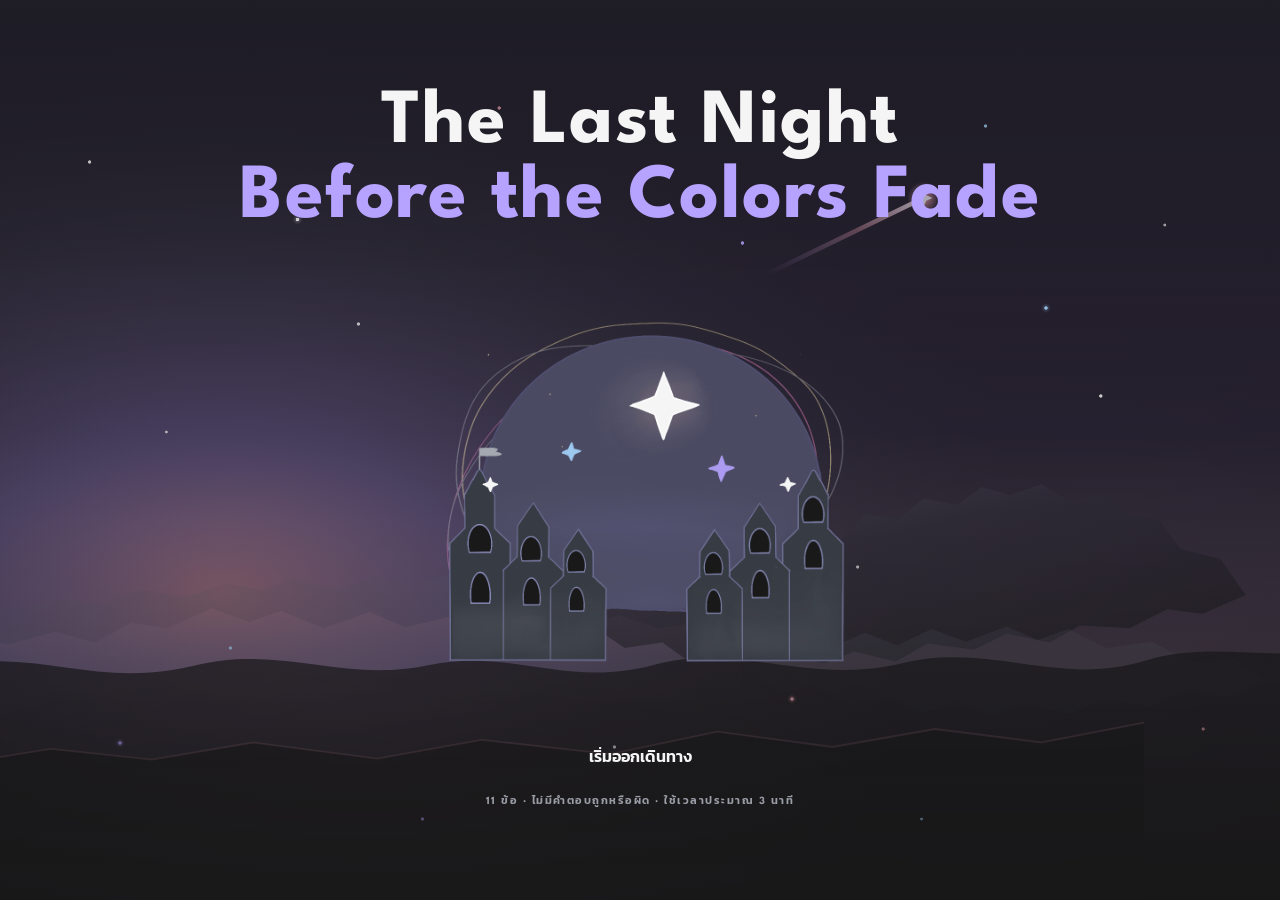
<file: index.html>
<!doctype html>
<html lang="th">

<head>
  <meta charset="utf-8">
  <meta name="viewport" content="width=device-width, initial-scale=1, viewport-fit=cover">
  <meta name="theme-color" content="#1a1a1a">
  <title>คืนสุดท้ายก่อนสีจะหายไป — Imagine City</title>

  <link rel="stylesheet" href="css/style.css">


</head>

<body>
  <div class="sky" aria-hidden="true">
    <svg class="sky-art" viewBox="0 0 1600 1000" preserveAspectRatio="xMidYMid slice">
      <defs>
        <linearGradient id="evening-sky" x1="0" y1="0" x2="0" y2="1">
          <stop offset="0" stop-color="#1a1a1a" />
          <stop offset=".48" stop-color="#292532" />
          <stop offset=".76" stop-color="#554653" />
          <stop offset="1" stop-color="#1a1a1a" />
        </linearGradient>
        <radialGradient id="sunset-glow" cx="21%" cy="66%" r="62%">
          <stop offset="0" stop-color="#f7a7b5" stop-opacity=".62" />
          <stop offset=".28" stop-color="#b6a3ff" stop-opacity=".34" />
          <stop offset=".62" stop-color="#6b6f7c" stop-opacity=".17" />
          <stop offset="1" stop-color="#1a1a1a" stop-opacity="0" />
        </radialGradient>
        <linearGradient id="cloud-shadow" x1="0" y1="0" x2=".8" y2="1">
          <stop offset="0" stop-color="#6b6f7c" />
          <stop offset=".42" stop-color="#34333d" />
          <stop offset="1" stop-color="#1a1a1a" />
        </linearGradient>
        <linearGradient id="cloud-edge" x1="0" y1="0" x2="0" y2="1">
          <stop offset="0" stop-color="#f7a7b5" stop-opacity=".48" />
          <stop offset=".5" stop-color="#b6a3ff" stop-opacity=".24" />
          <stop offset="1" stop-color="#6b6f7c" stop-opacity="0" />
        </linearGradient>
        <linearGradient id="meteor-trail-bg" x1="0" y1="1" x2="1" y2="0">
          <stop offset="0" stop-color="#b6a3ff" stop-opacity="0" />
          <stop offset=".58" stop-color="#f7a7b5" stop-opacity=".45" />
          <stop offset="1" stop-color="#f5f5f5" stop-opacity=".95" />
        </linearGradient>
        <radialGradient id="meteor-glow-bg">
          <stop offset="0" stop-color="#f5f5f5" />
          <stop offset=".24" stop-color="#f7a7b5" stop-opacity=".75" />
          <stop offset="1" stop-color="#f7a7b5" stop-opacity="0" />
        </radialGradient>
      </defs>
      <path fill="url(#evening-sky)" d="M0 0h1600v1000H0z" />
      <path fill="url(#sunset-glow)" d="M0 0h1600v1000H0z" />
      <g transform="translate(0 105)">
        <path fill="#6b6f7c" opacity=".17"
          d="M0 584l62-16 47 5 39-12 58 4 39-15 51 9 44-16 41 8 34-12 46 11 45-14 40 8 43-12 57 9 35-8 52 16 41-5 39 15 48-5v120H0z" />
        <path fill="url(#cloud-edge)" opacity=".39"
          d="M0 623l57-20 41 8 52-14 44 12 41-22 39 6 50-22 42 15 35-12 47 19 52-18 39 17 51-12 34 14 57-12 42 10 54-13 43 14 48-7 45 15v113H0z" />
        <path fill="url(#cloud-shadow)" opacity=".63"
          d="M814 548l41-24 28 5 37-34 32 10 35-19 31 15 32-35 37 6 28-23 37 7 28-20 31 9 35-12 30 18 42-7 25 24 33 4 25 33 44 11 28 40-48 21-39-5-42 21-55-3-34 19-47-10-37 18-51-7-36 20-46-11-34 13-38-10-40 10-29-12-47 7-25-18-42 6-34-23-50 9-40-18 14-50 43-17z" />
        <path fill="#6b6f7c" opacity=".25"
          d="M929 625l45-17 32 9 44-19 36 14 38-18 38 14 45-17 35 15 34-12 42 21 51-7 43 23 48-4 35 25-42 17-44-8-43 19-50-8-38 16-45-11-44 12-36-14-42 12-34-18-42 8-40-19-40 5-43-23z" />
        <path fill="url(#cloud-edge)" opacity=".2"
          d="M36 670l46-13 31 6 39-13 34 8 45-17 33 11 45-14 38 12 48-8 32 17 39-5 42 18 41-8 43 16 45-3 32 12-38 15-46-4-42 14-42-9-44 11-42-14-43 6-40-15-40 8-39-17-44 7-36-14-42 3z" />
      </g>
      <path d="M940 305 1115 220" fill="none" stroke="url(#meteor-trail-bg)" stroke-width="5" stroke-linecap="round" />
      <ellipse cx="1115" cy="220" rx="18" ry="18" fill="url(#meteor-glow-bg)" />
      <path d="m1115 210 3 7 7 3-7 3-3 7-3-7-7-3 7-3z" fill="#f5f5f5" />
      <path fill="#1a1a1a" opacity=".76"
        d="M0 748c118-38 186 20 303-8 101-25 164 20 263-1 92-19 152 26 249 0 94-26 174 23 276-2 99-24 174 27 271-3 83-25 150 8 238-20v286H0z" />
      <path fill="#1a1a1a"
        d="M0 856l145-24 113 12 112-19 138 18 116-21 143 16 119-25 128 17 114-20 118 15 114-22v197H0z" />
      <path fill="none" stroke="#f7a7b5" stroke-opacity=".23" stroke-width="2"
        d="M0 856l145-24 113 12 112-19 138 18 116-21 143 16 119-25 128 17 114-20 118 15 114-22" />
    </svg>
    <div class="stars"></div>
  </div>
  <div class="app-shell">
    <main>
      <section class="screen active" id="intro-screen">
        <div class="intro">
          <div class="intro-content">
            <h1>The Last Night<span>Before the Colors Fade</span></h1>
            <button class="primary-btn" id="start-btn" type="button">เริ่มออกเดินทาง</button>
            <p class="fine-print">11 ข้อ · ไม่มีคำตอบถูกหรือผิด · ใช้เวลาประมาณ 3 นาที</p>
          </div>
          <div class="scene-wrap" aria-label="ภาพประกอบเมืองที่กำลังสูญเสียสี">
            <div class="image-slot">
              <img src="assets/1.png.webp" alt="เมืองแฟนตาซีใต้ดวงดาว">
            </div>
          </div>
        </div>
      </section>

      <section class="screen" id="story-screen" aria-labelledby="story-intro-title">
        <div class="story-intro-screen">
          <article class="story-intro-card">
            <button class="story-home-btn" id="story-home-btn" type="button" aria-label="กลับหน้าแรก"
              title="กลับหน้าแรก">←</button>
            <div class="story-intro-sky" aria-hidden="true"><span>✦</span><span>✦</span><span>✦</span></div>
            <div class="eyebrow">the last night before the colors fade</div>
            <h2 id="story-intro-title">ก่อนออกเดินทาง</h2>
            <div class="story-intro-copy">
              <p>คืนนี้สีสันของ Imagine City กำลังจะหายไปทั้งเมือง และมีเธอเป็นคนเดียวที่ช่วยได้</p>
              <p>Imagine City เคยเป็นเมืองที่เต็มไปด้วยภาพวาด ป้ายไฟ เสียงเพลง และเกมที่ใครก็เล่นได้
                แต่ตอนนี้ทุกอย่างซีดเป็นสีเทา</p>
              <p><strong>เหลือเวลาอีกแค่คืนเดียว ก่อนที่สีจะหายไปตลอดกาล</strong></p>
              <p class="story-intro-ending">ถ้ามีใครขึ้นเวทีในเทศกาล Imagine Design Event
                แล้วทำให้คนทั้งเมืองกลับมายิ้มได้ สีทั้งหมดก็จะกลับมา</p>
            </div>
            <div class="story-intro-actions">
              <button class="primary-btn" id="story-start-btn" type="button">เริ่มสำรวจ</button>
            </div>
          </article>
        </div>
      </section>

      <section class="screen quiz-screen" id="question-screen" aria-live="polite">
        <div class="progress-row">
          <div class="progress-info"><span class="progress-count" id="progress-count"></span><span
              class="progress-caption">ภารกิจตามหาสีที่หายไป</span></div>
          <div class="progress-track" role="progressbar" aria-label="ความคืบหน้าของควิซ" aria-valuemin="0"
            aria-valuemax="11" id="progress-track">
            <div class="progress-fill" id="progress-fill"></div>
          </div>
        </div>
        <div class="question-layout">
          <aside class="story-column">
            <div class="chapter-tag" id="chapter-tag"></div>
            <h2 id="story-title"></h2>
            <p id="story-copy"></p>
            <img class="shop-row-illustration" id="shop-row-illustration" src="assets/6.png.webp"
              alt="ภาพแถวร้านค้าเก่าในย่านเงียบ มีร้านปิดและร้านที่ยังเปิดไฟ" hidden>
            <figure class="window-illustration" id="story-illustration" role="img"
              aria-label="ภาพหน้าต่างมองออกไปเห็นดวงจันทร์และดวงดาวยามค่ำคืน" hidden>
              <img src="assets/1.1.png.webp" alt="ภาพเมืองยามค่ำคืนมองผ่านหน้าต่าง มีดวงจันทร์ ดวงดาว และบ้านเรือน">
            </figure>
            <figure class="fading-character-illustration" id="fading-character-illustration" role="img"
              aria-label="ภาพเด็กน้อยวาดภาพอยู่บนกระดาษยามค่ำคืน">
              <img src="assets/5.png.webp" alt="ภาพเด็กน้อยกำลังวาดภาพสีสันสดใสบนกระดาษ">
            </figure>
            <figure class="packing-illustration" id="packing-illustration" role="img"
              aria-label="แสงจากหน้าต่างยามค่ำคืนส่องไปยังกระเป๋า มีสมุดสเก็ตช์ ชุดสีกับอักษรวิเศษ ตลับเกมเก่า กล้องฟิล์ม และไมโครโฟน"
              hidden>
              <img src="assets/2.png.webp" alt="ภาพหน้าต่างยามค่ำคืนและกระเป๋าพร้อมสิ่งของสำหรับเดินทาง">
            </figure>
            <figure class="junction-illustration" id="junction-illustration" role="img"
              aria-label="เสาป้ายบอกทางห้าป้ายชี้ไปคนละทิศทางในยามค่ำคืน">
              <img src="assets/3.png.webp" alt="ภาพป้ายบอกทางหลากสีชี้ไปคนละทิศทางในยามค่ำคืน">
            </figure>
            <figure class="cliff-gate-illustration" id="cliff-gate-illustration" role="img"
              aria-label="ทางเดินทอดไปยังประตูหินเรืองแสงริมผา">
              <img src="assets/7.png.webp" alt="ภาพทางเดินบนหน้าผามุ่งสู่ประตูหินเรืองแสงยามค่ำคืน">
            </figure>
            <figure class="explorer-friends-illustration" id="explorer-friends-illustration" role="img"
              aria-label="นักสำรวจยืนอยู่ท่ามกลางเพื่อนร่วมทาง">
              <img src="assets/8.png.webp" alt="ภาพนักสำรวจและเพื่อนร่วมทางยามค่ำคืน">
            </figure>
            <figure class="fork-road-illustration" id="fork-road-illustration" role="img"
              aria-label="ทางแยกสองเส้นทางในยามค่ำคืน">
              <img src="assets/9.png.webp" alt="ภาพทางแยกสองทางพร้อมประตูและเครื่องหมายคำถาม">
            </figure>
            <figure class="festival-stage-illustration" id="festival-stage-illustration" role="img"
              aria-label="เวทีว่างในความมืด มีแสงสปอตไลต์ส่องลงตรงกลางเวที">
              <img src="assets/10.png.webp" alt="ภาพเวทีว่างที่มีแสงสปอตไลต์ส่องลงตรงกลาง">
            </figure>
            <figure class="restored-star-illustration" id="restored-star-illustration" role="img"
              aria-label="นักสำรวจยื่นมือแตะดวงดาวเรืองแสงเหนือเมืองที่กลับมามีสีสัน">
              <img src="assets/11.png.webp" alt="ภาพนักสำรวจแตะดวงดาวเรืองแสงเหนือเมืองที่มีสีสัน">
            </figure>
            <div class="bridge-frame" id="bridge-frame" hidden>
              <img class="bridge-illustration" id="bridge-illustration" src="assets/4.png.webp"
                alt="ภาพสะพานข้ามแม่น้ำที่พังตรงกลาง ท่ามกลางท้องฟ้ายามค่ำคืน">
            </div>
            <div class="scene-story-actions" id="scene-story-actions" hidden>
              <button class="back-btn" id="scene-story-back-btn" type="button" aria-label="ย้อนกลับ"
                title="ย้อนกลับ"><span aria-hidden="true">←</span></button>
              <button class="primary-btn" id="scene-question-btn" type="button">เริ่มสำรวจ</button>
            </div>
            <div class="story-star" aria-hidden="true">✦</div>
          </aside>
          <div class="question-card">
            <h3 id="question-title"></h3>
            <div class="quiz-constellation" aria-hidden="true">
              <span>★</span><span>★</span><span>★</span><span>★</span><span>★</span>
            </div>
            <div class="options" id="options"></div>
            <button class="back-btn" id="back-btn" type="button" aria-label="ย้อนกลับ" title="ย้อนกลับ"><span
                aria-hidden="true">←</span></button>
          </div>
        </div>
      </section>

      <section class="screen quiz-screen" id="district-screen" aria-live="polite">
        <div class="progress-row">
          <div class="progress-info"><span class="progress-count">06 / 11</span><span
              class="progress-caption">คุณเริ่มเห็นตัวเองชัดขึ้นแล้ว</span></div>
          <div class="progress-track" role="progressbar" aria-label="ความคืบหน้าของควิซ" aria-valuemin="0"
            aria-valuemax="11" aria-valuenow="6">
            <div class="progress-fill" style="width:54.5%"></div>
          </div>
        </div>
        <div class="screen-center">
          <div class="district-intro">
            <button class="back-btn" id="district-back-btn" type="button" aria-label="ย้อนกลับ" title="ย้อนกลับ"><span
                aria-hidden="true">←</span></button>
            <h2 id="district-title">ย่านที่เรียกหาคุณ</h2>
            <p id="district-copy">ดวงไฟพาเธอเดินเข้าไปในย่านที่ใกล้ตัวเธอที่สุด เลือกได้หนึ่งย่าน</p>
          </div>
          <div class="district-list" id="district-list"></div>
        </div>
      </section>

      <section class="screen quiz-screen" id="job-screen" aria-live="polite">
        <div class="progress-row">
          <div class="progress-info"><span class="progress-count">06 / 11</span><span
              class="progress-caption">สำรวจความฝันในย่านของคุณ</span></div>
          <div class="progress-track" role="progressbar" aria-label="ความคืบหน้าของควิซ" aria-valuemin="0"
            aria-valuemax="11" aria-valuenow="6">
            <div class="progress-fill" style="width:54.5%"></div>
          </div>
        </div>
        <div class="question-layout">
          <div class="question-card">
            <p class="job-prompt" id="job-prompt"></p>
            <div class="quiz-constellation" aria-hidden="true">
              <span>★</span><span>★</span><span>★</span><span>★</span><span>★</span>
            </div>
            <div class="options" id="job-options"></div>
            <button class="back-btn" id="job-back-btn" type="button" aria-label="ย้อนกลับ" title="ย้อนกลับ"><span
                aria-hidden="true">←</span></button>
          </div>
        </div>
      </section>

      <section class="screen quiz-screen" id="passport-screen" aria-labelledby="passport-title">
        <div class="progress-row">
          <div class="progress-info"><span class="progress-count">ด่านสุดท้าย</span><span
              class="progress-caption">บัตรผ่านนักเดินทาง</span></div>
          <div class="progress-track" role="progressbar" aria-label="ความคืบหน้าของการเดินทาง" aria-valuemin="0"
            aria-valuemax="11" aria-valuenow="11">
            <div class="progress-fill" style="width:100%"></div>
          </div>
        </div>
        <div class="passport-card">
          <button class="back-btn" id="passport-back-btn" type="button" aria-label="ย้อนกลับ" title="ย้อนกลับ"><span
              aria-hidden="true">←</span></button>
          <header class="passport-intro">
            <span class="chapter-tag">ประตูสุดท้าย · บัตรผ่านนักเดินทาง</span>
            <h2 id="passport-title">ก่อนก้าวขึ้นเวทีใหญ่</h2>
            <figure class="passport-pass-illustration" role="img"
              aria-label="บัตรผ่านนักเดินทางหนึ่งใบ มีตราดาวและช่องกรอกชื่อ">
              <svg viewBox="0 0 430 170" aria-hidden="true">
                <defs>
                  <linearGradient id="pass-card-fill" x1="0" x2="1" y1="0" y2="1">
                    <stop offset="0" stop-color="#47405c" />
                    <stop offset="1" stop-color="#292636" />
                  </linearGradient>
                  <linearGradient id="pass-card-line" x1="0" x2="1" y1="0" y2="0">
                    <stop offset="0" stop-color="#f7a7b5" />
                    <stop offset=".52" stop-color="#b6a3ff" />
                    <stop offset="1" stop-color="#a7d8ff" />
                  </linearGradient>
                  <radialGradient id="pass-card-seal">
                    <stop offset="0" stop-color="#f7d88a" stop-opacity=".3" />
                    <stop offset="1" stop-color="#f7d88a" stop-opacity="0" />
                  </radialGradient>
                </defs>
                <rect x="17" y="13" width="396" height="144" rx="18" fill="url(#pass-card-fill)"
                  stroke="url(#pass-card-line)" stroke-width="2" />
                <rect x="25" y="21" width="380" height="128" rx="13" fill="none" stroke="#ded9ed"
                  stroke-opacity=".18" />
                <path d="M37 34h214" stroke="#f7a7b5" stroke-opacity=".75" stroke-width="2" stroke-linecap="round" />
                <text x="38" y="58" fill="#f7a7b5" font-family="League Spartan, Kanit, sans-serif" font-size="10"
                  font-weight="700" letter-spacing="1.5px">IMAGINE CITY</text>
                <text x="38" y="86" fill="#f5f5f5" font-family="League Spartan, Kanit, sans-serif" font-size="17"
                  font-weight="700">บัตรผ่านนักเดินทาง</text>
                <text x="38" y="112" fill="#b8bac1" font-family="League Spartan, Kanit, sans-serif"
                  font-size="10">ชื่อเล่น</text>
                <path d="M38 129h194" stroke="#ded9ed" stroke-opacity=".42" stroke-width="1.5" stroke-linecap="round" />
                <circle cx="337" cy="85" r="52" fill="url(#pass-card-seal)" />
                <circle cx="337" cy="85" r="34" fill="none" stroke="#f7d88a" stroke-opacity=".55" stroke-width="1.5" />
                <circle cx="337" cy="85" r="27" fill="none" stroke="#f7d88a" stroke-opacity=".28" />
                <path d="m337 58 7 19 20 8-20 7-7 20-7-20-20-7 20-8z" fill="#f7d88a" />
                <path
                  d="m337 49 2 5 5 2-5 2-2 5-2-5-5-2 5-2zM374 85l2 5 5 2-5 2-2 5-2-5-5-2 5-2zM300 85l2 5 5 2-5 2-2 5-2-5-5-2 5-2z"
                  fill="#f7a7b5" />
              </svg>
            </figure>
            <p>ก่อนเธอจะก้าวขึ้นเวทีใหญ่ ผู้เฝ้าประตูขอดูบัตรผ่านสักใบ กรอกเท่าที่สะดวกได้เลย ข้อไหนไม่อยากตอบก็ข้ามได้
            </p>
          </header>
          <form class="passport-form" id="passport-form">
            <fieldset class="passport-field">
              <legend>1. ชื่อเล่นของเธอ</legend>
              <input class="passport-input" id="passport-nickname" type="text" autocomplete="nickname"
                placeholder="พิมพ์ชื่อเล่น (ไม่บังคับ)">
            </fieldset>

            <fieldset class="passport-field">
              <legend>2. ตอนนี้เรียนอยู่ชั้นไหน</legend>
              <select class="passport-select" id="passport-school-level">
                <option value="">เลือกชั้นเรียน (ไม่บังคับ)</option>
                <option>ม.4</option>
                <option>ม.5</option>
                <option>ม.6</option>
                <option>ปวช.</option>
                <option>ปวส.</option>
                <option value="other">อื่น ๆ</option>
              </select>
              <input class="passport-input passport-other" id="passport-school-level-other" type="text"
                aria-label="ระบุชั้นเรียนอื่น ๆ" placeholder="ระบุชั้นเรียน">
            </fieldset>

            <fieldset class="passport-field">
              <legend>3. เรียนสายอะไรอยู่</legend>
              <select class="passport-select" id="passport-study-track">
                <option value="">เลือกสายการเรียน (ไม่บังคับ)</option>
                <option>ศิลป์-คำนวณ</option>
                <option>ศิลป์-ภาษา</option>
                <option>วิทย์-คณิต</option>
                <option>สายอาชีพ</option>
                <option value="other">อื่น ๆ</option>
              </select>
              <input class="passport-input passport-other" id="passport-study-track-other" type="text"
                aria-label="ระบุสายการเรียนอื่น ๆ" placeholder="ระบุสายการเรียน">
            </fieldset>

            <div class="passport-field">
              <label class="passport-label" for="passport-province">4. อยู่จังหวัดอะไร</label>
              <input class="passport-input" id="passport-province" type="text" autocomplete="address-level1"
                placeholder="พิมพ์ชื่อจังหวัด (ไม่บังคับ)">
            </div>

            <fieldset class="passport-field">
              <legend>5. รู้จักคณะนี้จากที่ไหน</legend>
              <div class="passport-options" data-passport-group="discoverySources">
                <label class="passport-choice"><input type="checkbox" value="Facebook">Facebook</label>
                <label class="passport-choice"><input type="checkbox" value="Instagram">Instagram</label>
                <label class="passport-choice"><input type="checkbox" value="TikTok">TikTok</label>
                <label class="passport-choice"><input type="checkbox"
                    value="เพื่อนหรือรุ่นพี่">เพื่อนหรือรุ่นพี่</label>
                <label class="passport-choice"><input type="checkbox" value="ครูแนะแนว">ครูแนะแนว</label>
                <label class="passport-choice"><input type="checkbox" value="งานกิจกรรม">งานกิจกรรม</label>
                <label class="passport-choice"><input type="checkbox" value="other">อื่น ๆ</label>
              </div>
              <input class="passport-input passport-other" id="passport-discovery-other" type="text"
                aria-label="ระบุแหล่งที่รู้จักคณะอื่น ๆ" placeholder="ระบุแหล่งที่รู้จักคณะ">
            </fieldset>

            <fieldset class="passport-field">
              <legend>6. เลือกคณะโดยดูจากอะไรมากที่สุด</legend>
              <div class="passport-options" data-passport-group="selectionFactors">
                <label class="passport-choice"><input type="checkbox" value="ค่าเทอม">ค่าเทอม</label>
                <label class="passport-choice"><input type="checkbox" value="ทุนการศึกษา">ทุนการศึกษา</label>
                <label class="passport-choice"><input type="checkbox"
                    value="ชื่อเสียงมหาวิทยาลัย">ชื่อเสียงมหาวิทยาลัย</label>
                <label class="passport-choice"><input type="checkbox" value="อาชีพหลังเรียนจบ">อาชีพหลังเรียนจบ</label>
                <label class="passport-choice"><input type="checkbox" value="ผลงานของรุ่นพี่">ผลงานของรุ่นพี่</label>
                <label class="passport-choice"><input type="checkbox" value="การเดินทาง">การเดินทาง</label>
                <label class="passport-choice"><input type="checkbox" value="ความชอบของตัวเอง">ความชอบของตัวเอง</label>
                <label class="passport-choice"><input type="checkbox"
                    value="ผู้ปกครองสนับสนุน">ผู้ปกครองสนับสนุน</label>
              </div>
              <p class="passport-hint" id="selection-factors-hint" aria-live="polite">เลือกได้ไม่เกิน 2 ข้อ</p>
            </fieldset>

            <fieldset class="passport-field">
              <legend>7. ตอนนี้อยู่ขั้นไหนของการเลือกคณะ</legend>
              <div class="passport-options" data-passport-radio="selectionStage">
                <label class="passport-choice"><input type="radio" name="passport-selection-stage"
                    value="เพิ่งเริ่มหาข้อมูล">เพิ่งเริ่มหาข้อมูล</label>
                <label class="passport-choice"><input type="radio" name="passport-selection-stage"
                    value="กำลังเปรียบเทียบหลายที่">กำลังเปรียบเทียบหลายที่</label>
                <label class="passport-choice"><input type="radio" name="passport-selection-stage"
                    value="ตั้งใจสมัครแล้ว">ตั้งใจสมัครแล้ว</label>
                <label class="passport-choice"><input type="radio" name="passport-selection-stage"
                    value="รอผลสอบที่อื่นก่อน">รอผลสอบที่อื่นก่อน</label>
              </div>
            </fieldset>

            <fieldset class="passport-field">
              <legend>8. เคยทำงานสร้างสรรค์อะไรมาบ้าง</legend>
              <div class="passport-options" data-passport-group="creativeWork">
                <label class="passport-choice"><input type="checkbox" value="วาดรูป">วาดรูป</label>
                <label class="passport-choice"><input type="checkbox" value="ออกแบบ">ออกแบบ</label>
                <label class="passport-choice"><input type="checkbox" value="ตัดต่อวิดีโอ">ตัดต่อวิดีโอ</label>
                <label class="passport-choice"><input type="checkbox" value="ทำเกม">ทำเกม</label>
                <label class="passport-choice"><input type="checkbox" value="จัดกิจกรรม">จัดกิจกรรม</label>
                <label class="passport-choice"><input type="checkbox" value="ถ่ายคอนเทนต์">ถ่ายคอนเทนต์</label>
                <label class="passport-choice"><input type="checkbox" value="ยังไม่เคยเลย">ยังไม่เคยเลย</label>
              </div>
            </fieldset>

            <fieldset class="passport-field">
              <legend>9. อยากรับข่าวสารของคณะทางไหน</legend>
              <div class="passport-options" data-passport-group="newsChannels">
                <label class="passport-choice"><input type="checkbox" value="LINE">LINE</label>
                <label class="passport-choice"><input type="checkbox" value="อีเมล">อีเมล</label>
                <label class="passport-choice"><input type="checkbox" value="Facebook">Facebook</label>
                <label class="passport-choice"><input type="checkbox" value="Instagram">Instagram</label>
                <label class="passport-choice"><input type="checkbox" value="โทรศัพท์">โทรศัพท์</label>
              </div>
            </fieldset>

            <div class="passport-actions">
              <button class="primary-btn" id="passport-submit-btn" type="submit">ไปดูผลลัพธ์</button>
            </div>
          </form>
        </div>
      </section>

      <section class="screen result-screen" id="result-screen" aria-live="polite">
        <div id="result-content"></div>
      </section>
    </main>
  </div>
  
  <script src="js/script.js"></script>

</body>

</html>
</file>
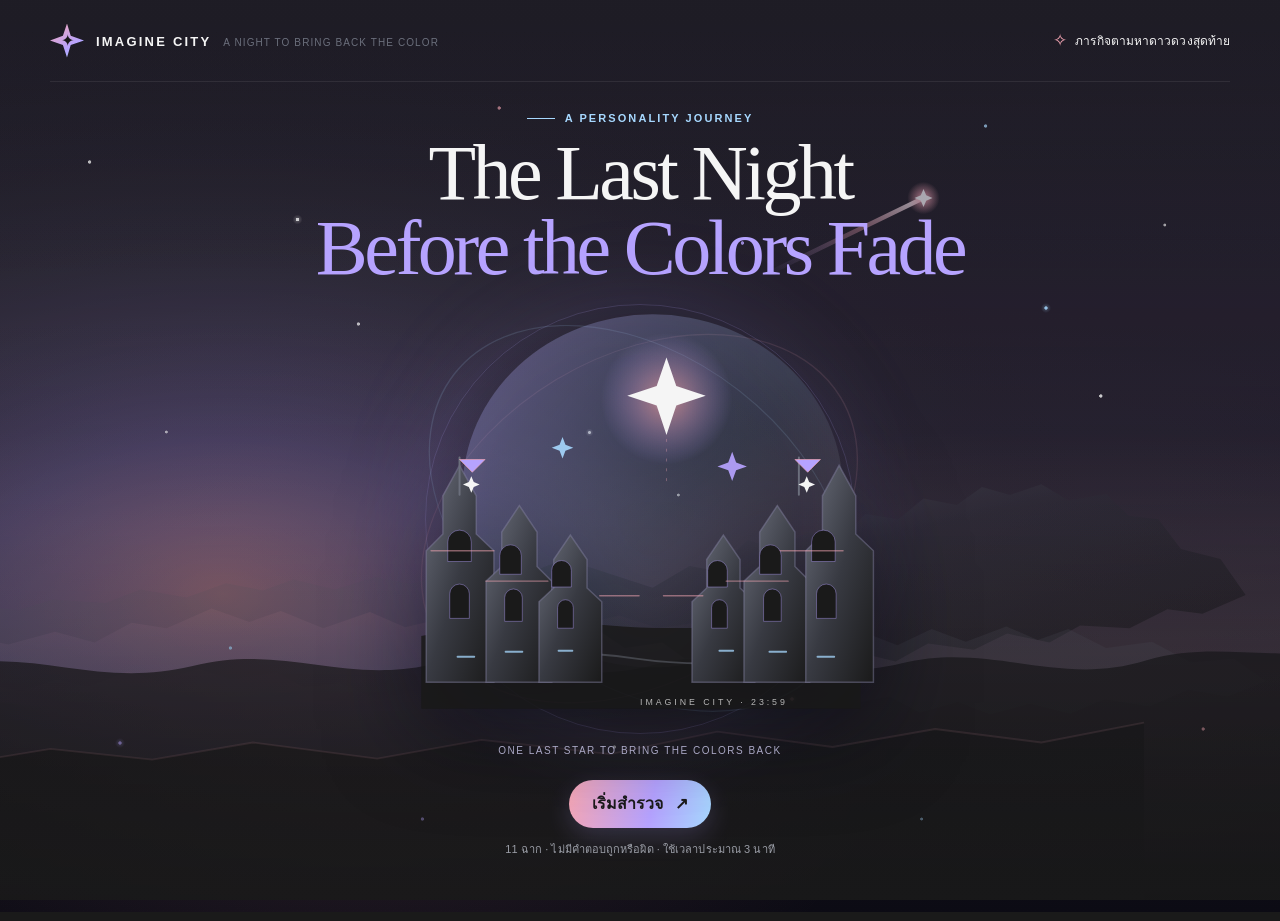
<file: index-backup.html>
<!doctype html>
<html lang="th">
<head>
  <meta charset="utf-8">
  <meta name="viewport" content="width=device-width, initial-scale=1, viewport-fit=cover">
  <meta name="theme-color" content="#1a1a1a">
  <title>คืนสุดท้ายก่อนสีจะหายไป — Imagine City</title>
  <style>
    :root {
      color-scheme: dark;
      --ink: #f5f5f5;
      --muted: #6b6f7c;
      --line: rgba(245, 245, 245, .16);
      --panel: rgba(26, 26, 26, .88);
      --lavender: #b6a3ff;
      --cyan: #a7d8ff;
      --pink: #f7a7b5;
      --gold: #f7a7b5;
      --night: #1a1a1a;
    }

    * { box-sizing: border-box; }

    html { min-width: 320px; background: var(--night); }

    body {
      margin: 0;
      min-height: 100vh;
      overflow-x: clip;
      color: var(--ink);
      background:
        radial-gradient(ellipse at 28% 76%, rgba(247, 167, 181, .12), transparent 34rem),
        radial-gradient(ellipse at 77% 65%, rgba(107, 111, 124, .11), transparent 30rem),
        linear-gradient(180deg, #30264f 0%, #21182e 38%, #0c0b14 100%);
      font-family: "Noto Sans Thai", "Leelawadee UI", Tahoma, sans-serif;
      letter-spacing: .005em;
    }

    button, input { font: inherit; }
    button { color: inherit; }

    .sky {
      position: fixed;
      inset: 0;
      z-index: 0;
      overflow: hidden;
      pointer-events: none;
    }

    .sky-art { position: absolute; inset: 0; width: 100%; height: 100%; opacity: .7; }

    .sky::after {
      position: absolute;
      inset: 0;
      background: linear-gradient(180deg, rgba(26,26,26,.28), transparent 32%, rgba(26,26,26,.08) 58%, rgba(26,26,26,.62));
      content: "";
    }

    .stars {
      position: absolute;
      inset: 0;
      background-image:
        radial-gradient(circle at 7% 18%, rgba(245,245,245,.95) 0 1.3px, transparent 2px),
        radial-gradient(circle at 18% 72%, rgba(167,216,255,.9) 0 1.2px, transparent 2px),
        radial-gradient(circle at 28% 36%, rgba(245,245,245,.82) 0 1.2px, transparent 2px),
        radial-gradient(circle at 39% 12%, rgba(247,167,181,.86) 0 1.3px, transparent 2px),
        radial-gradient(circle at 48% 83%, rgba(245,245,245,.9) 0 1.2px, transparent 2px),
        radial-gradient(circle at 58% 27%, rgba(182,163,255,.95) 0 1.4px, transparent 2px),
        radial-gradient(circle at 67% 63%, rgba(245,245,245,.8) 0 1.1px, transparent 2px),
        radial-gradient(circle at 77% 14%, rgba(167,216,255,.9) 0 1.2px, transparent 2px),
        radial-gradient(circle at 86% 44%, rgba(245,245,245,.95) 0 1.3px, transparent 2px),
        radial-gradient(circle at 94% 81%, rgba(247,167,181,.78) 0 1.2px, transparent 2px),
        radial-gradient(circle at 13% 48%, rgba(245,245,245,.72) 0 1px, transparent 1.8px),
        radial-gradient(circle at 33% 91%, rgba(182,163,255,.84) 0 1.2px, transparent 2px),
        radial-gradient(circle at 53% 55%, rgba(245,245,245,.8) 0 1px, transparent 1.8px),
        radial-gradient(circle at 72% 91%, rgba(167,216,255,.82) 0 1.1px, transparent 1.8px),
        radial-gradient(circle at 91% 25%, rgba(245,245,245,.75) 0 1px, transparent 1.8px);
      background-repeat: no-repeat;
      opacity: .88;
      animation: star-drift 8s ease-in-out infinite alternate;
    }

    .stars::before, .stars::after {
      position: absolute;
      inset: 0;
      content: "";
      background-repeat: no-repeat;
      pointer-events: none;
    }

    .stars::before {
      background-image:
        radial-gradient(circle, #f5f5f5 1.6px, rgba(245,245,245,.22) 2px, transparent 5px),
        radial-gradient(circle, #a7d8ff 1.3px, rgba(167,216,255,.2) 2px, transparent 5px),
        radial-gradient(circle, #f7a7b5 1.4px, rgba(247,167,181,.2) 2px, transparent 5px),
        radial-gradient(circle, #b6a3ff 1.3px, rgba(182,163,255,.22) 2px, transparent 5px),
        radial-gradient(circle, #f5f5f5 1px, rgba(245,245,245,.18) 2px, transparent 4px);
      background-position: 23% 24%, 82% 34%, 62% 78%, 9% 83%, 46% 48%;
      background-size: 13px 13px, 12px 12px, 12px 12px, 12px 12px, 9px 9px;
      animation: star-twinkle 4s ease-in-out infinite alternate;
    }

    @keyframes star-twinkle { from { opacity: .55; } to { opacity: 1; } }
    @keyframes star-drift { from { transform: translateY(0); } to { transform: translateY(-4px); } }

    .app-shell { position: relative; z-index: 1; width: min(1180px, calc(100% - 64px)); margin: 0 auto; }

    .topbar {
      display: flex;
      align-items: center;
      justify-content: space-between;
      min-height: 82px;
      border-bottom: 1px solid rgba(255,255,255,.08);
    }

    .brand {
      display: inline-flex;
      align-items: center;
      gap: 12px;
      border: 0;
      padding: 0;
      background: none;
      cursor: pointer;
      text-align: left;
    }

    .brand-mark {
      display: grid;
      width: 34px;
      height: 34px;
      place-items: center;
      color: var(--night);
      background: linear-gradient(145deg, var(--pink), var(--lavender) 65%, var(--cyan));
      clip-path: polygon(50% 0, 61% 36%, 100% 50%, 61% 63%, 50% 100%, 38% 63%, 0 50%, 38% 36%);
      filter: drop-shadow(0 0 12px rgba(247, 167, 181, .36));
    }

    .brand-wordmark { font-size: 13px; font-weight: 750; letter-spacing: .17em; }
    .brand-subtitle { margin-top: 2px; margin-left: 12px; color: var(--muted); font-size: 10px; letter-spacing: .11em; }

    .top-note {
      display: flex;
      align-items: center;
      gap: 8px;
      color: var(--ink);
      font-size: 12px;
    }

    .top-note span:first-child { color: var(--gold); font-size: 17px; }

    main { min-height: calc(100vh - 83px); }

    .screen { display: none; }
    .screen.active { display: block; animation: appear .45s ease both; }
    @keyframes appear { from { opacity: 0; transform: translateY(9px); } to { opacity: 1; transform: translateY(0); } }

    .intro {
      display: flex;
      min-height: calc(100vh - 83px);
      flex-direction: column;
      align-items: center;
      padding: 30px 0 54px;
      text-align: center;
    }

    .intro-content { display: contents; }

    .eyebrow {
      display: flex;
      align-items: center;
      justify-content: center;
      gap: 10px;
      color: var(--cyan);
      font-size: 11px;
      font-weight: 700;
      letter-spacing: .19em;
      text-transform: uppercase;
    }

    .intro .eyebrow { order: 1; }

    .eyebrow::before { width: 28px; height: 1px; content: ""; background: currentColor; }

    h1, h2, h3, p { margin-top: 0; }
    .intro h1 {
      max-width: 760px;
      margin: 12px 0 0;
      font-family: Georgia, "Times New Roman", serif;
      font-size: clamp(44px, 6.4vw, 78px);
      font-weight: 500;
      letter-spacing: -.045em;
      line-height: .96;
    }

    .intro h1 { order: 2; }

    .intro h1 span { display: block; color: var(--lavender); }

    .primary-btn, .quiet-btn {
      display: inline-flex;
      min-height: 48px;
      align-items: center;
      justify-content: center;
      gap: 12px;
      border: 0;
      border-radius: 999px;
      padding: 0 23px;
      cursor: pointer;
      transition: transform .18s, filter .18s, background .18s;
    }

    .primary-btn {
      color: var(--night);
      background: linear-gradient(100deg, var(--pink), var(--lavender) 58%, var(--cyan));
      box-shadow: 0 8px 26px rgba(182, 163, 255, .2);
      font-weight: 750;
    }

    #start-btn { order: 6; margin-top: 24px; }

    .primary-btn:hover { transform: translateY(-2px); filter: brightness(1.08); }
    .primary-btn:disabled { cursor: not-allowed; opacity: .46; transform: none; }
    .quiet-btn { border: 1px solid var(--line); color: #d5d3e8; background: rgba(255,255,255,.035); }
    .quiet-btn:hover { background: rgba(255,255,255,.09); }

    .fine-print { order: 7; margin: 12px 0 0; color: #9a9da6; font-size: 11px; }

    .scene-wrap { position: relative; order: 3; display: flex; width: min(600px, 100%); min-height: clamp(300px, 39vw, 410px); flex-direction: column; align-items: center; justify-content: center; margin: -4px 0 0; }
    .scene-halo {
      position: absolute;
      width: min(430px, 90%);
      aspect-ratio: 1;
      border: 1px solid rgba(182,163,255,.2);
      border-radius: 50%;
      box-shadow: 0 0 100px rgba(182,163,255,.12), inset 0 0 90px rgba(182,163,255,.08);
    }
    .scene-halo::before, .scene-halo::after {
      position: absolute;
      content: "";
      inset: 12%;
      border: 1px solid rgba(167,216,255,.14);
      border-radius: 50%;
      transform: rotate(38deg) scaleX(1.45);
    }
    .scene-halo::after { transform: rotate(-31deg) scaleX(1.45); border-color: rgba(247,167,181,.12); }
    .city-art { position: relative; width: min(510px, 100%); filter: drop-shadow(0 20px 46px rgba(4,5,20,.62)); }
    .spark-label {
      position: relative;
      width: 100%;
      margin-top: 2px;
      color: #aaa8c5;
      font-size: 10px;
      letter-spacing: .15em;
      text-align: center;
      text-transform: uppercase;
    }

    .story-intro-screen {
      display: flex;
      min-height: calc(100svh - 83px);
      align-items: center;
      justify-content: center;
      padding: 48px 0;
    }
    .story-intro-card {
      position: relative;
      width: min(760px, 100%);
      padding: 18px 0;
      text-align: center;
    }
    .story-intro-sky {
      position: relative;
      width: min(380px, 100%);
      height: 78px;
      margin: 0 auto 2px;
      background:
        radial-gradient(circle at 8% 65%, rgba(167,216,255,.8) 0 1px, transparent 2px),
        radial-gradient(circle at 27% 28%, rgba(245,245,245,.75) 0 1px, transparent 2px),
        radial-gradient(circle at 72% 24%, rgba(247,167,181,.8) 0 1px, transparent 2px),
        radial-gradient(circle at 92% 63%, rgba(182,163,255,.8) 0 1px, transparent 2px);
    }
    .story-intro-sky span { position: absolute; z-index: 1; color: var(--cyan); text-shadow: 0 0 9px rgba(167,216,255,.85); }
    .story-intro-sky span:nth-child(1) { top: 28px; left: 18%; font-size: 15px; }
    .story-intro-sky span:nth-child(2) { top: 10px; left: 48%; color: var(--pink); font-size: 21px; }
    .story-intro-sky span:nth-child(3) { top: 31px; right: 16%; font-size: 13px; }
    .story-intro-card .eyebrow { position: relative; z-index: 1; color: var(--cyan); }
    .story-intro-card .eyebrow::before { display: none; }
    .story-intro-card h2 {
      position: relative;
      z-index: 1;
      margin: 18px 0 22px;
      font-family: Georgia, "Noto Sans Thai", serif;
      font-size: clamp(36px, 6vw, 58px);
      font-weight: 500;
      letter-spacing: -.04em;
      line-height: 1.2;
    }
    .story-intro-copy {
      position: relative;
      z-index: 1;
      max-width: 680px;
      margin: 0 auto;
      color: #c6c5ce;
      font-size: 15px;
      line-height: 2;
      text-align: left;
    }
    .story-intro-copy p { margin: 0 0 14px; }
    .story-intro-copy strong { color: var(--pink); font-weight: 650; }
    .story-intro-ending {
      display: block;
      margin-top: 8px;
      color: var(--ink);
      font-size: 16px;
    }
    .story-intro-actions {
      position: relative;
      z-index: 1;
      display: flex;
      width: 100%;
      flex-direction: column-reverse;
      align-items: center;
      justify-content: center;
      gap: 8px;
      margin-top: 30px;
    }
    .story-intro-actions .primary-btn { width: 100%; }
    .story-home-btn {
      border: 0;
      padding: 12px 0;
      color: #aaa9c2;
      background: none;
      cursor: pointer;
      font-size: 12px;
    }
    .story-home-btn:hover { color: var(--ink); }

    .quiz-screen { padding: 36px 0 62px; }
    .progress-row { display: flex; align-items: center; justify-content: space-between; gap: 18px; margin-bottom: 26px; }
    .progress-info { display: flex; align-items: baseline; gap: 13px; }
    .progress-count { color: var(--ink); font-size: 13px; font-weight: 700; }
    .progress-caption { color: var(--muted); font-size: 12px; }
    .progress-track { width: min(330px, 44vw); height: 4px; overflow: hidden; border-radius: 10px; background: rgba(255,255,255,.1); }
    .progress-fill { width: 0; height: 100%; border-radius: inherit; background: linear-gradient(90deg, var(--cyan), var(--lavender), var(--pink)); transition: width .45s ease; }

    .question-layout { display: grid; grid-template-columns: minmax(0, .8fr) minmax(450px, 1.2fr); align-items: start; gap: clamp(28px, 6vw, 84px); }
    .story-column { position: sticky; top: 28px; padding-top: 16px; }
    #question-screen.is-scene-intro { min-height: calc(100vh - 82px); display: flex; flex-direction: column; }
    #question-screen.is-scene-intro .question-layout { display: flex; flex: 1; flex-direction: column; justify-content: center; max-width: 760px; width: 100%; margin: 0 auto; }
    #question-screen.is-first-question { min-height: calc(100svh - 82px); display: flex; flex-direction: column; }
    #question-screen.is-scene-intro:not(.active),
    #question-screen.is-first-question:not(.active) { display: none; }
    #question-screen.is-first-question .question-layout { display: flex; flex: 1; flex-direction: column; justify-content: center; max-width: 760px; width: 100%; margin: 0 auto; }
    #question-screen.is-scene-intro .story-column { position: static; width: 100%; padding: 16px 0 0; text-align: center; }
    #question-screen.is-scene-intro .story-column p { max-width: 680px; margin-right: auto; margin-left: auto; white-space: pre-line; }
    #question-screen.is-scene-intro .question-card { display: none; }
    #question-screen.is-first-question .story-column { display: none; }
    #question-screen.is-first-question .question-card { max-width: 760px; margin: 0 auto; }
    .chapter-tag { display: inline-flex; align-items: center; gap: 8px; color: var(--gold); font-size: 11px; letter-spacing: .14em; }
    .chapter-tag::before { content: "✦"; font-size: 15px; }
    .story-column h2 { margin: 18px 0 14px; color: var(--ink); font-family: Georgia, serif; font-size: clamp(33px, 4vw, 52px); font-weight: 500; letter-spacing: -.04em; line-height: 1.12; }
    .story-column p { color: #b8bac1; font-size: 14px; line-height: 1.9; }
    .window-illustration {
      display: block;
      width: min(100%, 380px);
      height: 190px;
      margin: 22px auto 0;
    }
    .window-illustration[hidden] { display: none; }
    .window-illustration svg { display: block; width: 100%; height: 100%; overflow: visible; }
    .scene-story-actions { display: flex; width: min(100%, 506px); flex-direction: column-reverse; justify-content: center; align-items: center; gap: 4px; margin: 12px auto 0; }
    .scene-story-actions .primary-btn { width: 100%; }
    .scene-story-actions[hidden] { display: none; }
    .story-star {
      display: grid;
      width: 58px;
      height: 58px;
      place-items: center;
      margin-top: 38px;
      border: 1px solid rgba(247,167,181,.42);
      border-radius: 50%;
      color: var(--gold);
      background: radial-gradient(circle, rgba(247,167,181,.2), rgba(247,167,181,.02) 70%);
      box-shadow: 0 0 34px rgba(247,167,181,.16);
      font-size: 25px;
    }

    .question-card {
      width: 100%;
      border: 1px solid var(--line);
      border-radius: 24px;
      padding: clamp(22px, 3.4vw, 38px);
      background: linear-gradient(145deg, rgba(48,45,62,.92), rgba(26,26,26,.94));
      box-shadow: 0 24px 80px rgba(0,0,0,.2);
      backdrop-filter: blur(14px);
    }

    .question-kicker { color: var(--muted); font-size: 11px; letter-spacing: .14em; }
    .question-card h3 { margin: 10px 0 8px; color: var(--ink); font-size: clamp(21px, 2.8vw, 29px); font-weight: 650; line-height: 1.45; }
    .question-hint { margin-bottom: 24px; color: #a9abb3; font-size: 12px; }
    .quiz-constellation { position: relative; width: min(100%, 620px); height: 150px; margin: 0 auto; }
    .quiz-constellation span { position: absolute; color: #a7d8ff; text-shadow: 0 0 8px rgba(167,216,255,.9), 0 0 22px rgba(167,216,255,.58); }
    .question-card .quiz-constellation { display: none; }
    .quiz-constellation span:nth-child(1) { top: 26px; left: 9%; font-size: 44px; transform: rotate(12deg); }
    .quiz-constellation span:nth-child(2) { top: 91px; left: 31%; font-size: 25px; }
    .quiz-constellation span:nth-child(3) { top: 58px; left: 51%; font-size: 30px; transform: rotate(-9deg); }
    .quiz-constellation span:nth-child(4) { top: 105px; right: 20%; font-size: 25px; transform: rotate(8deg); }
    .quiz-constellation span:nth-child(5) { top: 81px; right: 8%; font-size: 29px; }
    .options { display: grid; max-width: 820px; gap: 10px; margin: 0 auto; }
    .option {
      position: relative;
      display: grid;
      width: 100%;
      min-height: 64px;
      grid-template-columns: 37px 1fr 19px;
      align-items: center;
      gap: 13px;
      border: 1px solid rgba(222,221,255,.12);
      border-radius: 14px;
      padding: 10px 15px;
      background: rgba(255,255,255,.035);
      cursor: pointer;
      text-align: left;
      transition: border-color .2s, background .2s, transform .2s;
    }
    .option:hover { transform: translateX(3px); border-color: rgba(182,163,255,.6); background: rgba(182,163,255,.07); }
    .option.selected { border-color: rgba(182,163,255,.8); background: linear-gradient(105deg, rgba(182,163,255,.17), rgba(167,216,255,.07)); box-shadow: inset 0 0 0 1px rgba(182,163,255,.12); }
    .option-letter {
      display: grid;
      width: 34px;
      height: 34px;
      place-items: center;
      border: 1px solid rgba(218,215,255,.18);
      border-radius: 11px;
      color: #c0bed8;
      background: rgba(255,255,255,.035);
      font-family: Georgia, serif;
      font-size: 15px;
    }
    .option.selected .option-letter { color: var(--night); border-color: transparent; background: linear-gradient(145deg, var(--pink), var(--lavender)); }
    .option-text { color: #ededed; font-size: 13px; line-height: 1.65; }
    .option-check { color: var(--cyan); opacity: 0; font-size: 15px; }
    .option.selected .option-check { opacity: 1; }

    .quiz-footer { display: flex; align-items: center; justify-content: space-between; gap: 16px; margin-top: 24px; }
    .back-btn { display: inline-flex; align-items: center; gap: 8px; border: 0; padding: 10px 0; color: #a9a7c0; background: none; cursor: pointer; font-size: 12px; }
    .back-btn:hover { color: var(--ink); }
    .foot-hint { color: #a1a3aa; font-size: 11px; }
    #question-screen.is-first-question .quiz-footer { align-items: center; flex-direction: column; justify-content: center; gap: 4px; }
    #question-screen.is-first-question .quiz-footer .primary-btn { width: 100%; order: -1; }
    #question-screen.is-first-question .quiz-footer .back-btn { justify-content: center; order: 1; }

    .district-intro { max-width: 620px; margin: 10px auto 30px; text-align: center; }
    .district-intro h2 { margin: 17px 0 12px; font-family: Georgia, serif; font-size: clamp(36px, 5vw, 58px); font-weight: 500; letter-spacing: -.05em; }
    .district-intro p { margin-bottom: 0; color: #c1c2c7; font-size: 14px; line-height: 1.8; }
    .district-list { display: grid; grid-template-columns: repeat(auto-fit, minmax(250px, 1fr)); gap: 14px; max-width: 820px; margin: 0 auto; }
    .district-card {
      position: relative;
      min-height: 170px;
      overflow: hidden;
      border: 1px solid var(--line);
      border-radius: 20px;
      padding: 24px;
      background: linear-gradient(145deg, rgba(48,45,62,.94), rgba(26,26,26,.96));
      cursor: pointer;
      text-align: left;
      transition: transform .2s, border-color .2s, background .2s;
    }
    .district-card::after {
      position: absolute;
      width: 140px;
      height: 140px;
      right: -43px;
      bottom: -74px;
      border: 1px solid rgba(182,164,255,.2);
      border-radius: 50%;
      box-shadow: 0 0 0 14px rgba(182,164,255,.025), 0 0 0 29px rgba(182,164,255,.018);
      content: "";
    }
    .district-card:hover { transform: translateY(-3px); border-color: rgba(182,164,255,.55); }
    .district-card.selected { border-color: var(--lavender); background: linear-gradient(145deg, rgba(75,63,131,.58), rgba(26,26,26,.96)); box-shadow: 0 0 30px rgba(182,163,255,.1); }
    .district-code { color: var(--cyan); font-size: 10px; font-weight: 700; letter-spacing: .16em; }
    .district-card h3 { position: relative; z-index: 1; margin: 10px 0 8px; font-family: Georgia, serif; font-size: 24px; font-weight: 500; }
    .district-card p { position: relative; z-index: 1; max-width: 250px; margin: 0; color: #aaa9c2; font-size: 12px; line-height: 1.7; }
    .district-score { position: absolute; top: 23px; right: 22px; color: #8d8ba7; font-size: 10px; }

    .result-screen { padding: 43px 0 80px; }
    .result-hero { position: relative; overflow: hidden; border: 1px solid rgba(245,245,245,.17); border-radius: 26px; padding: clamp(28px, 5vw, 54px); background: radial-gradient(ellipse at 83% 18%, rgba(182,163,255,.17), transparent 33%), linear-gradient(130deg, rgba(48,45,62,.96), rgba(26,26,26,.98)); }
    .result-hero::after { position: absolute; width: 250px; height: 250px; top: -125px; right: 9%; border: 1px solid rgba(247,167,181,.2); border-radius: 50%; box-shadow: 0 0 0 25px rgba(247,167,181,.03), 0 0 0 54px rgba(247,167,181,.02); content: ""; }
    .result-hero h2 { position: relative; z-index: 1; max-width: 790px; margin: 17px 0 15px; font-family: Georgia, serif; font-size: clamp(39px, 6vw, 68px); font-weight: 500; letter-spacing: -.05em; line-height: 1.08; }
    .result-description { position: relative; z-index: 1; max-width: 700px; margin-bottom: 25px; color: #d0d0d3; font-size: 15px; line-height: 1.9; }
    .result-meta { position: relative; z-index: 1; display: flex; flex-wrap: wrap; gap: 9px; }
    .pill { border: 1px solid rgba(221,218,255,.2); border-radius: 99px; padding: 8px 12px; color: #d6d3e9; background: rgba(255,255,255,.045); font-size: 11px; }
    .result-grid { display: grid; grid-template-columns: 1.05fr .95fr; gap: 16px; margin-top: 16px; }
    .result-panel { border: 1px solid var(--line); border-radius: 20px; padding: 24px; background: rgba(21,23,50,.72); }
    .panel-heading { display: flex; align-items: center; justify-content: space-between; gap: 12px; margin-bottom: 18px; }
    .panel-heading h3 { margin: 0; font-size: 14px; font-weight: 700; }
    .panel-heading span { color: var(--muted); font-size: 10px; }
    .score-list { display: grid; gap: 12px; }
    .score-row { display: grid; grid-template-columns: 45px minmax(80px,1fr) 28px; align-items: center; gap: 10px; color: #c3c1d8; font-size: 11px; }
    .score-code { color: #e7e5f4; font-size: 10px; font-weight: 750; letter-spacing: .05em; }
    .score-track { height: 7px; overflow: hidden; border-radius: 8px; background: rgba(255,255,255,.08); }
    .score-bar { height: 100%; border-radius: inherit; background: linear-gradient(90deg, #91dfe9, #bba8ff 55%, #f6b6d2); }
    .score-value { color: #b3b0ca; text-align: right; }
    .career-list { display: flex; flex-wrap: wrap; gap: 8px; }
    .career { border: 1px solid rgba(146,232,244,.17); border-radius: 10px; padding: 8px 10px; color: #d2e8eb; background: rgba(146,232,244,.045); font-size: 11px; }
    .career.featured { border-color: rgba(255,213,138,.39); color: #ffe2b5; background: rgba(255,213,138,.07); }
    .study-line { margin: 20px 0 0; padding-top: 16px; border-top: 1px solid var(--line); color: #aaa9c2; font-size: 12px; line-height: 1.7; }
    .study-line strong { color: var(--ink); font-weight: 650; }
    .result-bottom { display: flex; justify-content: space-between; align-items: center; gap: 16px; margin-top: 22px; }
    .result-bottom p { margin: 0; color: #a9a7c0; font-size: 12px; }
    .result-actions { display: flex; flex-wrap: wrap; gap: 10px; }

    .screen-center { min-height: calc(100vh - 155px); display: flex; flex-direction: column; justify-content: center; }
    .sr-only { position: absolute; width: 1px; height: 1px; padding: 0; margin: -1px; overflow: hidden; clip: rect(0,0,0,0); white-space: nowrap; border: 0; }

    @media (max-width: 820px) {
      .app-shell { width: min(100% - 38px, 620px); }
      .intro { min-height: initial; padding: 30px 0 50px; }
      .scene-wrap { min-height: clamp(270px, 48vw, 340px); }
      .scene-halo { width: 270px; }
      .city-art { width: min(380px, 100%); }
      .question-layout { grid-template-columns: 1fr; gap: 20px; }
      .story-column { position: static; padding: 0; }
      #question-screen.is-scene-intro .story-column { padding-top: 8px; }
      #question-screen.is-first-question .question-card { margin-top: 16px; }
      .story-column h2 { margin: 16px 0 8px; font-size: 37px; }
      .story-column p { max-width: 600px; margin-bottom: 0; }
      .story-star { display: none; }
      .story-intro-screen { min-height: calc(100svh - 80px); padding: 30px 0; }
      .result-grid { grid-template-columns: 1fr; }
    }

    @media (max-width: 520px) {
      .app-shell { width: calc(100% - 30px - env(safe-area-inset-left) - env(safe-area-inset-right)); }
      .topbar { min-height: 70px; }
      .top-note { flex-shrink: 0; font-size: 10px; white-space: nowrap; }
      .brand { min-width: 0; gap: 8px; }
      .brand-mark { width: 30px; height: 30px; flex: 0 0 30px; }
      .brand-wordmark { font-size: 11px; white-space: nowrap; }
      .brand > span:last-child { display: flex; flex-direction: column; align-items: flex-start; gap: 4px; }
      .brand-subtitle { display: block; margin: 0; font-size: 7px; letter-spacing: .08em; white-space: nowrap; }
      .intro { min-height: calc(100svh - 70px); justify-content: center; padding: 20px 0 max(12px, env(safe-area-inset-bottom)); }
      .intro h1 { font-size: clamp(39px, 11vw, 58px); }
      .scene-wrap { min-height: clamp(285px, 76vw, 340px); }
      .scene-halo { width: min(285px, 82vw); }
      .city-art { width: min(360px, 100%); }
      .story-intro-screen { padding: 20px 0 max(20px, env(safe-area-inset-bottom)); }
      .story-intro-card { padding: 12px 0; }
      .story-intro-card h2 { margin: 15px 0 18px; font-size: 39px; }
      .story-intro-copy { font-size: 13px; line-height: 1.9; }
      .story-intro-ending { font-size: 14px; }
      .story-intro-actions { flex-direction: column-reverse; gap: 8px; margin-top: 22px; }
      .story-intro-actions .primary-btn { width: 100%; }
      .progress-row { align-items: flex-start; flex-direction: column; gap: 10px; }
      .progress-track { width: 100%; }
      .quiz-screen { padding: 18px 0 max(20px, env(safe-area-inset-bottom)); }
      #question-screen.is-scene-intro { min-height: calc(100svh - 79px); }
      #question-screen.is-first-question { min-height: calc(100svh - 70px); }
      .question-layout { gap: 20px; }
      #question-screen.is-scene-intro .question-layout { max-width: 100%; }
      #question-screen.is-scene-intro .story-column { padding-top: 4px; }
      #question-screen.is-first-question .question-layout { max-width: 100%; }
      #question-screen.is-first-question .question-card { margin-top: 0; }
      .story-column h2 { margin: 12px 0 8px; font-size: 32px; }
      .story-column p { font-size: 14px; line-height: 1.7; }
      .window-illustration { height: 170px; margin-top: 16px; }
      .question-card { border-radius: 19px; padding: 20px 16px; }
      .question-card h3 { font-size: 17px; }
      .question-hint { margin-bottom: 18px; font-size: 12px; }
      .options { gap: 9px; }
      .option { min-height: 58px; grid-template-columns: 32px 1fr 15px; gap: 10px; padding: 8px 10px; }
      .option-letter { width: 30px; height: 30px; }
      .option-text { font-size: 11px; }
      .quiz-footer { align-items: flex-end; margin-top: 16px; }
      .quiz-footer .primary-btn { min-height: 44px; padding: 0 16px; font-size: 12px; }
      .quiz-footer .back-btn { min-height: 44px; }
      .foot-hint { max-width: 112px; text-align: right; }
      .district-list { grid-template-columns: 1fr; }
      .result-screen { padding-top: 27px; }
      .result-hero { border-radius: 20px; padding: 26px 20px; }
      .result-panel { padding: 19px; }
      .result-bottom { align-items: stretch; flex-direction: column; }
      .result-actions { width: 100%; }
      .result-actions button { flex: 1; }
    }

    @media (max-width: 520px) and (max-height: 900px) {
      .quiz-screen { padding: 12px 0 16px; }
      .progress-row { margin-bottom: 16px; }
      .question-kicker { margin-top: 10px; }
      .quiz-constellation { height: 68px; }
      .quiz-constellation span:nth-child(1) { top: 5px; }
      .quiz-constellation span:nth-child(2) { top: 42px; }
      .quiz-constellation span:nth-child(3) { top: 24px; }
      .quiz-constellation span:nth-child(4) { top: 45px; }
      .quiz-constellation span:nth-child(5) { top: 32px; }
      .options { gap: 8px; }
      .option { min-height: 54px; padding: 6px 9px; }
      .quiz-footer { margin-top: 12px; }
    }

    @media (prefers-reduced-motion: reduce) {
      *, *::before, *::after { scroll-behavior: auto !important; animation-duration: .01ms !important; transition-duration: .01ms !important; }
    }
  </style>
</head>
<body>
  <div class="sky" aria-hidden="true">
    <svg class="sky-art" viewBox="0 0 1600 1000" preserveAspectRatio="xMidYMid slice">
      <defs>
        <linearGradient id="evening-sky" x1="0" y1="0" x2="0" y2="1">
          <stop offset="0" stop-color="#1a1a1a"/>
          <stop offset=".48" stop-color="#292532"/>
          <stop offset=".76" stop-color="#554653"/>
          <stop offset="1" stop-color="#1a1a1a"/>
        </linearGradient>
        <radialGradient id="sunset-glow" cx="21%" cy="66%" r="62%">
          <stop offset="0" stop-color="#f7a7b5" stop-opacity=".62"/>
          <stop offset=".28" stop-color="#b6a3ff" stop-opacity=".34"/>
          <stop offset=".62" stop-color="#6b6f7c" stop-opacity=".17"/>
          <stop offset="1" stop-color="#1a1a1a" stop-opacity="0"/>
        </radialGradient>
        <linearGradient id="cloud-shadow" x1="0" y1="0" x2=".8" y2="1">
          <stop offset="0" stop-color="#6b6f7c"/>
          <stop offset=".42" stop-color="#34333d"/>
          <stop offset="1" stop-color="#1a1a1a"/>
        </linearGradient>
        <linearGradient id="cloud-edge" x1="0" y1="0" x2="0" y2="1">
          <stop offset="0" stop-color="#f7a7b5" stop-opacity=".48"/>
          <stop offset=".5" stop-color="#b6a3ff" stop-opacity=".24"/>
          <stop offset="1" stop-color="#6b6f7c" stop-opacity="0"/>
        </linearGradient>
        <linearGradient id="meteor-trail-bg" x1="0" y1="1" x2="1" y2="0">
          <stop offset="0" stop-color="#b6a3ff" stop-opacity="0"/>
          <stop offset=".58" stop-color="#f7a7b5" stop-opacity=".45"/>
          <stop offset="1" stop-color="#f5f5f5" stop-opacity=".95"/>
        </linearGradient>
        <radialGradient id="meteor-glow-bg">
          <stop offset="0" stop-color="#f5f5f5"/>
          <stop offset=".24" stop-color="#f7a7b5" stop-opacity=".75"/>
          <stop offset="1" stop-color="#f7a7b5" stop-opacity="0"/>
        </radialGradient>
      </defs>
      <path fill="url(#evening-sky)" d="M0 0h1600v1000H0z"/>
      <path fill="url(#sunset-glow)" d="M0 0h1600v1000H0z"/>
      <g transform="translate(0 105)">
        <path fill="#6b6f7c" opacity=".17" d="M0 584l62-16 47 5 39-12 58 4 39-15 51 9 44-16 41 8 34-12 46 11 45-14 40 8 43-12 57 9 35-8 52 16 41-5 39 15 48-5v120H0z"/>
        <path fill="url(#cloud-edge)" opacity=".39" d="M0 623l57-20 41 8 52-14 44 12 41-22 39 6 50-22 42 15 35-12 47 19 52-18 39 17 51-12 34 14 57-12 42 10 54-13 43 14 48-7 45 15v113H0z"/>
        <path fill="url(#cloud-shadow)" opacity=".63" d="M814 548l41-24 28 5 37-34 32 10 35-19 31 15 32-35 37 6 28-23 37 7 28-20 31 9 35-12 30 18 42-7 25 24 33 4 25 33 44 11 28 40-48 21-39-5-42 21-55-3-34 19-47-10-37 18-51-7-36 20-46-11-34 13-38-10-40 10-29-12-47 7-25-18-42 6-34-23-50 9-40-18 14-50 43-17z"/>
        <path fill="#6b6f7c" opacity=".25" d="M929 625l45-17 32 9 44-19 36 14 38-18 38 14 45-17 35 15 34-12 42 21 51-7 43 23 48-4 35 25-42 17-44-8-43 19-50-8-38 16-45-11-44 12-36-14-42 12-34-18-42 8-40-19-40 5-43-23z"/>
        <path fill="url(#cloud-edge)" opacity=".2" d="M36 670l46-13 31 6 39-13 34 8 45-17 33 11 45-14 38 12 48-8 32 17 39-5 42 18 41-8 43 16 45-3 32 12-38 15-46-4-42 14-42-9-44 11-42-14-43 6-40-15-40 8-39-17-44 7-36-14-42 3z"/>
      </g>
      <path d="M940 305 1115 220" fill="none" stroke="url(#meteor-trail-bg)" stroke-width="5" stroke-linecap="round"/>
      <ellipse cx="1115" cy="220" rx="18" ry="18" fill="url(#meteor-glow-bg)"/>
      <path d="m1115 210 3 7 7 3-7 3-3 7-3-7-7-3 7-3z" fill="#f5f5f5"/>
      <path fill="#1a1a1a" opacity=".76" d="M0 748c118-38 186 20 303-8 101-25 164 20 263-1 92-19 152 26 249 0 94-26 174 23 276-2 99-24 174 27 271-3 83-25 150 8 238-20v286H0z"/>
      <path fill="#1a1a1a" d="M0 856l145-24 113 12 112-19 138 18 116-21 143 16 119-25 128 17 114-20 118 15 114-22v197H0z"/>
      <path fill="none" stroke="#f7a7b5" stroke-opacity=".23" stroke-width="2" d="M0 856l145-24 113 12 112-19 138 18 116-21 143 16 119-25 128 17 114-20 118 15 114-22"/>
    </svg>
    <div class="stars"></div>
  </div>
  <div class="app-shell">
    <header class="topbar">
      <button class="brand" id="brand-home" type="button" aria-label="กลับไปหน้าเริ่มต้น">
        <span class="brand-mark" aria-hidden="true">✦</span>
        <span><span class="brand-wordmark">IMAGINE CITY</span><span class="brand-subtitle">A NIGHT TO BRING BACK THE COLOR</span></span>
      </button>
      <div class="top-note"><span aria-hidden="true">✧</span><span>ภารกิจตามหาดาวดวงสุดท้าย</span></div>
    </header>

    <main>
      <section class="screen active" id="intro-screen">
        <div class="intro">
          <div class="intro-content">
            <div class="eyebrow">A personality journey</div>
            <h1>The Last Night<span>Before the Colors Fade</span></h1>
            <button class="primary-btn" id="start-btn" type="button">เริ่มสำรวจ <span aria-hidden="true">↗</span></button>
            <p class="fine-print">11 ฉาก · ไม่มีคำตอบถูกหรือผิด · ใช้เวลาประมาณ 3 นาที</p>
          </div>
          <div class="scene-wrap" aria-label="ภาพประกอบเมืองที่กำลังสูญเสียสี">
            <div class="scene-halo" aria-hidden="true"></div>
            <svg class="city-art" viewBox="0 0 520 470" role="img" aria-labelledby="city-title city-desc">
              <title id="city-title">นครหอคอยแฟนตาซีใต้ดาวดวงสุดท้าย</title>
              <desc id="city-desc">หอคอยทรงปราสาทเรียงสองฝั่ง ประดับซุ้มโค้งและธงรูปดาว เปิดพื้นที่กลางเมืองให้เห็นดาวดวงสุดท้ายและดาวตก</desc>
              <defs>
                <linearGradient id="skyGlow" x1="0" x2="1" y1="0" y2="1">
                  <stop offset="0" stop-color="#b6a3ff" stop-opacity=".34"/>
                  <stop offset=".55" stop-color="#a7d8ff" stop-opacity=".12"/>
                  <stop offset="1" stop-color="#f7a7b5" stop-opacity=".05"/>
                </linearGradient>
                <linearGradient id="cityColor" x1="0" x2="1" y1="0" y2="1">
                  <stop offset="0" stop-color="#6b6f7c"/>
                  <stop offset=".5" stop-color="#383a42"/>
                  <stop offset="1" stop-color="#1a1a1a"/>
                </linearGradient>
                <radialGradient id="starGlow">
                  <stop offset="0" stop-color="#f5f5f5" stop-opacity=".95"/>
                  <stop offset=".22" stop-color="#f7a7b5" stop-opacity=".5"/>
                  <stop offset="1" stop-color="#b6a3ff" stop-opacity="0"/>
                </radialGradient>
              </defs>
              <ellipse cx="273" cy="213" rx="194" ry="180" fill="url(#skyGlow)"/>
              <path d="M37 361 Q128 341 226 350 T485 340 V435 H37Z" fill="#1a1a1a" opacity=".84"/>
              <path d="M44 386 Q152 369 256 384 T478 368" fill="none" stroke="#6b6f7c" stroke-opacity=".48" stroke-width="2"/>
              <g fill="url(#cityColor)" stroke="#8583a5" stroke-opacity=".45" stroke-width="1.5">
                <path d="M42 408V274l17-17v-39l17-31 17 31v39l18 17v134z"/>
                <path d="M103 408V305l16-15v-35l18-27 18 27v35l15 15v103z"/>
                <path d="M157 408V326l15-14v-29l17-25 17 25v29l15 14v82z"/>
                <path d="M313 408V326l15-14v-29l17-25 17 25v29l15 14v82z"/>
                <path d="M366 408V305l16-15v-35l18-27 18 27v35l15 15v103z"/>
                <path d="M429 408V274l17-17v-39l17-31 17 31v39l18 17v134z"/>
              </g>
              <g fill="#1a1a1a" stroke="#b6a3ff" stroke-opacity=".42" stroke-width="1">
                <path d="M64 285v-20a12 12 0 0 1 24 0v20zm53 13v-19a11 11 0 0 1 22 0v19zm53 13v-17a10 10 0 0 1 20 0v17z"/>
                <path d="M329 311v-17a10 10 0 0 1 20 0v17zm53-13v-19a11 11 0 0 1 22 0v19zm53-13v-20a12 12 0 0 1 24 0v20z"/>
                <path d="M66 343v-25a10 10 0 0 1 20 0v25zm56 3v-24a9 9 0 0 1 18 0v24zm54 7v-21a8 8 0 0 1 16 0v21z"/>
                <path d="M333 353v-21a8 8 0 0 1 16 0v21zm53-7v-24a9 9 0 0 1 18 0v24zm54-3v-25a10 10 0 0 1 20 0v25z"/>
              </g>
              <g fill="none" stroke-linecap="round">
                <path d="M74 382h17m32-5h17m37-1h14m150 0h14m37 1h17m32 5h17" stroke="#a7d8ff" stroke-width="2" opacity=".75"/>
                <path d="M47 274h64m-8 31h63m53 15h40m25 0h40m24-15h63m-8-31h64" stroke="#f7a7b5" stroke-width="1.5" opacity=".5"/>
                <path d="M76 217v-38m346 38v-38" stroke="#6b6f7c" stroke-width="2"/>
              </g>
              <g fill="#b6a3ff" stroke="#f7a7b5" stroke-opacity=".65" stroke-width="1">
                <path d="M76 181h26l-13 13z"/>
                <path d="M418 181h26l-13 13z"/>
              </g>
              <g fill="#f5f5f5">
                <path d="m88 198 2.5 6 6 2.5-6 2.5-2.5 6-2.5-6-6-2.5 6-2.5z"/>
                <path d="m430 198 2.5 6 6 2.5-6 2.5-2.5 6-2.5-6-6-2.5 6-2.5z"/>
              </g>
              <ellipse cx="287" cy="119" rx="67" ry="67" fill="url(#starGlow)"/>
              <path d="m287 77 10 29 30 10-30 10-10 30-10-30-30-10 30-10z" fill="#f5f5f5"/>
              <path d="m354 173 4 11 11 4-11 4-4 11-4-11-11-4 11-4z" fill="#b6a3ff" opacity=".92"/>
              <path d="m181 158 3 8 8 3-8 3-3 8-3-8-8-3 8-3z" fill="#a7d8ff" opacity=".9"/>
              <path d="M287 160v49" stroke="#f7a7b5" stroke-opacity=".35" stroke-dasharray="3 7"/>
              <text x="260" y="431" fill="#f5f5f5" fill-opacity=".72" font-size="9" letter-spacing="3">IMAGINE CITY · 23:59</text>
            </svg>
            <span class="spark-label">One last star to bring the colors back</span>
          </div>
        </div>
      </section>

      <section class="screen" id="story-screen" aria-labelledby="story-intro-title">
        <div class="story-intro-screen">
          <article class="story-intro-card">
            <div class="story-intro-sky" aria-hidden="true"><span>✦</span><span>✦</span><span>✦</span></div>
            <div class="eyebrow">The night before the colors fade</div>
            <h2 id="story-intro-title">ก่อนออกเดินทาง</h2>
            <div class="story-intro-copy">
              <p>คืนนี้สีสันของ Imagine City กำลังจะหายไปทั้งเมือง และมีเธอเป็นคนเดียวที่ช่วยได้</p>
              <p>Imagine City เคยเป็นเมืองที่เต็มไปด้วยภาพวาด ป้ายไฟ เสียงเพลง และเกมที่ใครก็เล่นได้ แต่ตอนนี้ทุกอย่างซีดเป็นสีเทา</p>
              <p><strong>เหลือเวลาอีกแค่คืนเดียว ก่อนที่สีจะหายไปตลอดกาล</strong></p>
              <p class="story-intro-ending">ถ้ามีใครขึ้นเวทีในเทศกาล Imagine Design Event แล้วทำให้คนทั้งเมืองกลับมายิ้มได้ สีทั้งหมดก็จะกลับมา</p>
            </div>
            <div class="story-intro-actions">
              <button class="story-home-btn" id="story-home-btn" type="button">← กลับหน้าแรก</button>
              <button class="primary-btn" id="story-start-btn" type="button">เริ่มออกเดินทาง <span aria-hidden="true">→</span></button>
            </div>
          </article>
        </div>
      </section>

      <section class="screen quiz-screen" id="question-screen" aria-live="polite">
        <div class="progress-row">
          <div class="progress-info"><span class="progress-count" id="progress-count"></span><span class="progress-caption">ภารกิจตามหาสีที่หายไป</span></div>
          <div class="progress-track" role="progressbar" aria-label="ความคืบหน้าของควิซ" aria-valuemin="0" aria-valuemax="11" id="progress-track"><div class="progress-fill" id="progress-fill"></div></div>
        </div>
        <div class="question-layout">
          <aside class="story-column">
            <div class="chapter-tag" id="chapter-tag"></div>
            <h2 id="story-title"></h2>
            <p id="story-copy"></p>
            <figure class="window-illustration" id="story-illustration" role="img" aria-label="ภาพหน้าต่างมองออกไปเห็นดวงจันทร์และดวงดาวยามค่ำคืน" hidden>
              <svg viewBox="0 0 380 190" aria-hidden="true">
                <defs>
                  <linearGradient id="window-night" x1="0" x2="1" y1="0" y2="1">
                    <stop offset="0" stop-color="#b6a3ff" stop-opacity=".2"/>
                    <stop offset="1" stop-color="#1a1a1a" stop-opacity=".02"/>
                  </linearGradient>
                  <clipPath id="window-glass-clip">
                    <rect x="86" y="26" width="208" height="126"/>
                  </clipPath>
                </defs>
                <path d="M0 168h380" stroke="#6b6f7c" stroke-opacity=".32"/>
                <path d="M75 162V31q0-15 15-15h200q15 0 15 15v131" fill="url(#window-night)" stroke="#b6a3ff" stroke-opacity=".72" stroke-width="5"/>
                <path d="M84 153V35q0-10 10-10h192q10 0 10 10v118" fill="#1a1a1a" fill-opacity=".18" stroke="#a7d8ff" stroke-opacity=".58" stroke-width="2"/>
                <g clip-path="url(#window-glass-clip)">
                  <circle cx="250" cy="56" r="19" fill="#f5f5f5" fill-opacity=".86"/>
                  <circle cx="257" cy="49" r="17" fill="#292532"/>
                  <path d="m123 51 3 7 7 3-7 3-3 7-3-7-7-3 7-3zM145 113l2 5 5 2-5 2-2 5-2-5-5-2 5-2zM267 111l2.5 6 6 2.5-6 2.5-2.5 6-2.5-6-6-2.5 6-2.5zM218 43l1.5 4 4 1.5-4 1.5-1.5 4-1.5-4-4-1.5 4-1.5z" fill="#a7d8ff"/>
                  <path d="m130 82 1.5 3 3 1.5-3 1.5-1.5 3-1.5-3-3-1.5 3-1.5zM233 128l1.5 3 3 1.5-3 1.5-1.5 3-1.5-3-3-1.5 3-1.5z" fill="#f7a7b5"/>
                  <path d="M86 151h208v4H86z" fill="#6b6f7c" fill-opacity=".48"/>
                  <g fill="#292532" stroke="#b6a3ff" stroke-opacity=".42" stroke-width="1">
                    <path d="M88 151v-25l8-6v-17l10-12 10 12v17l7 6v25z"/>
                    <path d="M125 151v-18l7-5v-15l10-10 10 10v15l7 5v18z"/>
                    <path d="M157 151v-30l8-6V98l11-12 11 12v17l8 6v30z"/>
                    <path d="M198 151v-20l8-5v-17l10-11 10 11v17l8 5v20z"/>
                    <path d="M239 151v-29l8-6V99l10-12 10 12v17l8 6v29z"/>
                    <path d="M275 151v-18l7-5v-14l8-9 8 9v14l6 5v18z"/>
                  </g>
                  <g fill="#a7d8ff" fill-opacity=".68">
                    <rect x="98" y="126" width="3" height="5" rx="1"/><rect x="108" y="126" width="3" height="5" rx="1"/>
                    <rect x="135" y="128" width="3" height="5" rx="1"/><rect x="145" y="128" width="3" height="5" rx="1"/>
                    <rect x="168" y="119" width="3" height="5" rx="1"/><rect x="178" y="119" width="3" height="5" rx="1"/>
                    <rect x="208" y="128" width="3" height="5" rx="1"/><rect x="218" y="128" width="3" height="5" rx="1"/>
                    <rect x="250" y="120" width="3" height="5" rx="1"/><rect x="260" y="120" width="3" height="5" rx="1"/>
                    <rect x="284" y="130" width="3" height="5" rx="1"/><rect x="293" y="130" width="3" height="5" rx="1"/>
                  </g>
                </g>
                <path d="M190 26v127M85 88h210" stroke="#b6a3ff" stroke-opacity=".48" stroke-width="4"/>
                <path d="M91 153h198" stroke="#f7a7b5" stroke-opacity=".24" stroke-width="2"/>
              </svg>
            </figure>
            <div class="scene-story-actions" id="scene-story-actions" hidden>
              <button class="back-btn" id="scene-story-back-btn" type="button"><span aria-hidden="true">←</span> ย้อนกลับ</button>
              <button class="primary-btn" id="scene-question-btn" type="button">เริ่มออกเดินทาง <span aria-hidden="true">→</span></button>
            </div>
            <div class="story-star" aria-hidden="true">✦</div>
          </aside>
          <div class="question-card">
            <div class="question-kicker" id="question-kicker"></div>
            <h3 id="question-title"></h3>
            <div class="quiz-constellation" aria-hidden="true"><span>★</span><span>★</span><span>★</span><span>★</span><span>★</span></div>
            <div class="options" id="options"></div>
            <div class="quiz-footer">
              <button class="back-btn" id="back-btn" type="button"><span aria-hidden="true">←</span> ย้อนกลับ</button>
              <button class="primary-btn" id="continue-btn" type="button" disabled>สำรวจต่อ <span aria-hidden="true">→</span></button>
            </div>
          </div>
        </div>
      </section>

      <section class="screen quiz-screen" id="district-screen" aria-live="polite">
        <div class="progress-row">
          <div class="progress-info"><span class="progress-count">06 / 11</span><span class="progress-caption">คุณเริ่มเห็นตัวเองชัดขึ้นแล้ว</span></div>
          <div class="progress-track" role="progressbar" aria-label="ความคืบหน้าของควิซ" aria-valuemin="0" aria-valuemax="11" aria-valuenow="6"><div class="progress-fill" style="width:54.5%"></div></div>
        </div>
        <div class="screen-center">
          <div class="district-intro">
            <div class="eyebrow">Chapter 03 · Your district</div>
            <h2 id="district-title">ย่านที่เรียกหาคุณ</h2>
            <p id="district-copy">แสงดวงไฟพาคุณมาถึงย่านที่ใกล้ตัวที่สุด เลือกมุมหนึ่งของเมืองที่อยากแวะสำรวจ</p>
          </div>
          <div class="district-list" id="district-list"></div>
          <div class="quiz-footer" style="max-width:820px;width:100%;margin:24px auto 0">
            <button class="back-btn" id="district-back-btn" type="button"><span aria-hidden="true">←</span> ย้อนกลับ</button>
            <span class="foot-hint">เลือกได้หนึ่งย่าน</span>
            <button class="primary-btn" id="district-continue-btn" type="button" disabled>เดินเข้าย่านนี้ <span aria-hidden="true">→</span></button>
          </div>
        </div>
      </section>

      <section class="screen quiz-screen" id="job-screen" aria-live="polite">
        <div class="progress-row">
          <div class="progress-info"><span class="progress-count">06 / 11</span><span class="progress-caption">สำรวจความฝันในย่านของคุณ</span></div>
          <div class="progress-track" role="progressbar" aria-label="ความคืบหน้าของควิซ" aria-valuemin="0" aria-valuemax="11" aria-valuenow="6"><div class="progress-fill" style="width:54.5%"></div></div>
        </div>
        <div class="question-layout">
          <aside class="story-column">
            <div class="chapter-tag">บทที่ 3 · ย่านของคุณ</div>
            <h2 id="job-story-title"></h2>
            <p id="job-story-copy"></p>
            <div class="story-star" aria-hidden="true">✦</div>
          </aside>
          <div class="question-card">
            <div class="question-kicker">ชวนเลือกเส้นทางที่อยากลอง</div>
            <h3 id="job-question"></h3>
            <p class="question-hint">คำตอบนี้จะช่วยเลือกอาชีพที่ขึ้นก่อนในผลลัพธ์</p>
            <div class="quiz-constellation" aria-hidden="true"><span>★</span><span>★</span><span>★</span><span>★</span><span>★</span></div>
            <div class="options" id="job-options"></div>
            <div class="quiz-footer">
              <button class="back-btn" id="job-back-btn" type="button"><span aria-hidden="true">←</span> ย้อนกลับ</button>
              <span class="foot-hint">ยังเปลี่ยนใจได้ทุกเมื่อ</span>
              <button class="primary-btn" id="job-continue-btn" type="button" disabled>ไปต่อ <span aria-hidden="true">→</span></button>
            </div>
          </div>
        </div>
      </section>

      <section class="screen result-screen" id="result-screen" aria-live="polite">
        <div id="result-content"></div>
      </section>
    </main>
  </div>

  <script>
    const branches = {
      DGA: {
        title: "นักเสกจินตนาการ",
        district: "ตรอกจินตนาการ",
        districtLabel: "ย่านศิลป์",
        question: "ถ้าได้สร้างโลกขึ้นมาหนึ่งใบ คุณอยากให้มันเริ่มจากอะไร",
        prompt: "ศิลปินสูงวัยยื่นขวดสีวิเศษให้ แล้วชวนคุณนึกถึงโลกที่อยากสร้าง",
        jobs: [
          ["Character Designer", "สร้างตัวละครให้ทั้งโลกจำได้"],
          ["Concept Artist / Background Artist", "วาดโลกและฉากหลังให้เรื่องเล่ามีชีวิต"],
          ["Webtoon / Comic / Storyboard Artist", "เล่าเรื่องด้วยภาพหลายช่อง"],
          ["Illustrator / Art Toy / Sticker Creator", "ทำให้ภาพวาดกลายเป็นสินค้าและของสะสม"]
        ],
        result: "ภาพวาดของคุณคือสีแรกที่ย้อมเมืองให้กลับมามีชีวิต ทุกคนเงยหน้ามองแล้วพูดตรงกันว่า “นี่แหละโลกที่เราเคยฝันถึง”",
        course: "Digital Arts",
        careers: ["Illustrator", "Concept Artist", "Character Designer", "Webtoon / Comic Artist", "Storyboard Artist", "Background Artist", "Art Toy Designer", "Sticker / LINE Creator", "Visual Development Artist"]
      },
      DGD: {
        title: "นักออกแบบประจำเมือง",
        district: "ถนนเอกลักษณ์",
        districtLabel: "ย่านดีไซน์",
        question: "ถ้าได้ฝากลายเซ็นไว้สักแห่งในเมือง คุณอยากให้เป็นที่ไหน",
        prompt: "นักออกแบบคนหนึ่งยืนอยู่หน้าร้านที่ป้ายยังว่างเปล่า แล้วชวนคุณเลือกพื้นที่สร้างเอกลักษณ์",
        jobs: [
          ["Brand Identity Designer", "ออกแบบป้ายและโลโก้ที่ทุกคนเห็นทุกวัน"],
          ["UI Designer", "สร้างหน้าจอแอปและเว็บไซต์ของเมือง"],
          ["Packaging Designer", "ออกแบบกล่องและแพ็กเกจที่ใคร ๆ ก็อยากเก็บ"],
          ["Art Director / Key Visual Designer", "สร้างโปสเตอร์ที่คนเดินผ่านแล้วต้องหันมอง"]
        ],
        result: "ภาพลักษณ์ใหม่ที่คุณออกแบบทำให้ทั้งเมืองมีหน้าตาเป็นของตัวเอง ไม่มีใครสับสนอีกแล้วว่าที่นี่คือที่ไหน",
        course: "Digital Graphic Design",
        careers: ["Graphic Designer", "Brand Identity Designer", "Art Director", "UI Designer", "Packaging Designer", "Editorial Designer", "Social Media Designer", "Motion Graphic Designer", "Creative Director"]
      },
      IGD: {
        title: "นักสร้างสนามเล่น",
        district: "สนามแห่งการเล่น",
        districtLabel: "ย่านเกม",
        question: "เกมของคุณจะเริ่มจากอะไร",
        prompt: "หัวหน้าสนามเกมเดินมาหา พร้อมชวนคุณออกแบบโลกที่ใคร ๆ ก็อยากเข้ามาเล่น",
        jobs: [
          ["Game Designer / Level Designer", "คิดกติกาและระบบให้คนเล่นแล้วติดใจ"],
          ["Game Artist", "ออกแบบฉากและตัวละครในเกม"],
          ["VR / AR Designer", "สร้างโลกเสมือนที่เดินเข้าไปได้จริง"],
          ["Game Producer", "ดูแลทีมให้เกมไปถึงมือผู้เล่น"]
        ],
        result: "ทั้งเมืองกลายเป็นสนามเล่นของคุณ ทุกคนหัวเราะ ตื่นเต้น และไม่มีใครอยากให้เกมจบ",
        course: "Interactive and Game Design",
        careers: ["Game Designer", "Level Designer", "Game Artist", "UI/UX Designer for Games", "VR / AR Designer", "Game Producer", "Narrative Designer", "Technical Artist", "Playtest Designer"]
      },
      AFX: {
        title: "นักปั้นภาพให้มีชีวิต",
        district: "กำแพงแห่งเรื่องราว",
        districtLabel: "ย่านภาพยนตร์",
        question: "คุณอยากคุมฉากไหนของหนังเรื่องนี้",
        prompt: "ผู้กำกับลึกลับยื่นสคริปต์มาให้ แล้วถามว่าคุณอยากเสกภาพแบบไหนให้เกิดขึ้นจริง",
        jobs: [
          ["3D Animator / Rigging Artist", "ทำให้ตัวละครขยับเหมือนมีชีวิตจริง"],
          ["3D Modeler / Texture Artist", "ปั้นสิ่งของและตัวละครจากความว่างเปล่า"],
          ["VFX Artist", "สร้างฉากระเบิด ไฟ น้ำ และควัน"],
          ["Compositor", "รวมทุกชั้นภาพให้ดูเหมือนถ่ายจริงในช็อตเดียว"]
        ],
        result: "ภาพเคลื่อนไหวของคุณทำให้ท้องฟ้าสว่างวาบ ไม่มีใครเชื่อว่าทั้งหมดนี้เป็นฝีมือคนคนเดียว",
        course: "Computer Animation and Visual Effects",
        careers: ["3D Animator", "3D Modeler", "VFX Artist", "Compositor", "Rigging Artist", "Lighting Artist", "Texture Artist", "Motion Capture Artist", "Visual Effects Supervisor"]
      },
      DEN: {
        title: "นักรวมใจคนทั้งเมือง",
        district: "เวทีแห่งตัวตน",
        districtLabel: "ย่านบันเทิง",
        question: "บทบาทไหนทำให้คุณใจเต้นแรงที่สุด",
        prompt: "พิธีกรประจำเมืองยื่นไมค์มาให้ แล้วชวนคุณเลือกบทบาทที่จะทำให้คนทั้งเมืองมารวมกัน",
        jobs: [
          ["Content Creator / Scriptwriter", "คิดรายการและคอนเทนต์ที่ทุกคนรอดู"],
          ["Event / Show Producer", "จัดงานที่มอบประสบการณ์เดียวกันให้คนนับพัน"],
          ["Virtual Talent / Streaming Producer", "อยู่เบื้องหลังตัวตนเสมือนและสตรีมเมอร์"],
          ["Entertainment Marketer / Community Manager", "ทำให้ชุมชนแฟนคลับเติบโต"]
        ],
        result: "คุณไม่ได้ขึ้นเวทีคนเดียว แต่ทำให้ทั้งเมืองได้ขึ้นเวทีไปพร้อมกัน",
        course: "Digital Entertainment",
        careers: ["Content Creator", "Event / Show Producer", "Streaming Producer", "VTuber / Virtual Talent Producer", "Entertainment Marketer", "Social Media Manager", "Video Producer", "Community Manager", "Scriptwriter"]
      }
    };

    const mixedTitles = {
      "DGA|DGD": "นักออกแบบที่เล่าเรื่องด้วยภาพวาด",
      "AFX|DGD": "นักออกแบบที่ทำให้ภาพขยับ",
      "DGD|IGD": "นักออกแบบประสบการณ์",
      "DGD|DEN": "นักออกแบบที่เล่าเรื่องเก่ง",
      "AFX|DGA": "นักวาดที่ทำให้ภาพมีชีวิต",
      "DGA|IGD": "นักวาดโลกของเกม",
      "DGA|DEN": "ครีเอเตอร์สายวาด",
      "AFX|IGD": "นักสร้างโลกเสมือนจริง",
      "AFX|DEN": "นักเล่าเรื่องด้วยภาพยนตร์",
      "DEN|IGD": "นักสร้างสนามเล่นให้คนมารวมกัน"
    };

    const questions = [
      {
        chapter: "บทที่ 1 · ตื่นขึ้นในเมืองไร้สี",
        title: "ตื่นขึ้นมา",
        story: "ทุกอย่างรอบตัวเป็นสีเทา แต่มือของคุณยังขยับได้\nและยังมีอะไรให้ทำอีกเยอะ",
        prompt: "ดวงไฟลอยมาใกล้ ๆ แล้วกระซิบว่า “เหลือเวลาถึงคืนนี้เท่านั้นนะ ช่วยเมืองนี้ด้วย” สิ่งแรกที่คุณทำคือ…",
        options: [
          ["DGA", "หยิบชอล์กขึ้นมาแล้วลงสีบนกำแพง"],
          ["DGD", "เดินดูป้ายที่ตัวอักษรซีด แล้วจัดใหม่ให้อ่านง่ายขึ้น"],
          ["IGD", "ถามดวงไฟว่าเมืองนี้มีกติกาอะไร แล้วจะผ่านด่านได้ยังไง"],
          ["AFX", "ลองดันของรอบตัวเบา ๆ ว่าทำไมทุกอย่างถึงนิ่งสนิท"],
          ["DEN", "ตะโกนเรียกคนในเมืองให้มารวมกันที่จัตุรัส"]
        ]
      },
      {
        chapter: "บทที่ 1 · ตื่นขึ้นในเมืองไร้สี",
        title: "ของติดตัว",
        story: "ดวงไฟบอกว่าพกไปได้แค่ชิ้นเดียว เลือกของที่อยากให้เป็นเพื่อนร่วมทาง",
        prompt: "คุณจะหยิบอะไรติดตัวไปด้วย",
        options: [
          ["DGA", "สมุดสเก็ตช์ที่วาดได้ไม่มีวันหมดหน้า"],
          ["DGD", "ชุดสีกับตัวอักษรวิเศษที่ทำให้อะไรก็ดูเข้าที่เข้าทาง"],
          ["IGD", "ตลับเกมเก่า ๆ ที่ยังไม่มีใครรู้วิธีเล่น"],
          ["AFX", "กล้องฟิล์มที่ถ่ายแล้วได้ภาพเคลื่อนไหว"],
          ["DEN", "ไมโครโฟนที่เสียงดังไปทั่วทั้งเมือง"]
        ]
      },
      {
        chapter: "บทที่ 1 · ตื่นขึ้นในเมืองไร้สี",
        title: "ทางแยกห้าสาย",
        story: "ปลายจัตุรัสมีถนนห้าสาย แต่ละสายมีกลิ่นกับเสียงไม่เหมือนกัน",
        prompt: "คุณเดินเข้าถนนสายไหนก่อน",
        options: [
          ["DGA", "สายที่ผนังทั้งสองข้างเต็มไปด้วยภาพวาด"],
          ["DGD", "สายที่เต็มไปด้วยป้ายร้านและโลโก้"],
          ["IGD", "สายที่มีเสียงเกมกับแสงไฟหลากสี"],
          ["AFX", "สายที่มีเสียงเครื่องฉายหนังกับควันเอฟเฟกต์"],
          ["DEN", "สายที่มีเสียงเพลงและผู้คนมายืนรวมกัน"]
        ]
      },
      {
        chapter: "บทที่ 2 · ปัญหาของชาวเมือง",
        title: "สะพานที่พังครึ่งหนึ่ง",
        story: "เดินไปได้ไม่กี่ก้าว คุณก็เจอคนที่ต้องการความช่วยเหลือทุกมุมถนน",
        prompt: "สะพานข้ามแม่น้ำพังไปครึ่งทาง ฝั่งโน้นมีคนรออยู่ คุณจะข้ามไปยังไง",
        options: [
          ["DGA", "วาดสะพานขึ้นมาใหม่ด้วยเส้นและสีในแบบของคุณ"],
          ["DGD", "ทำป้ายเตือนกับป้ายบอกทางอ้อม ให้ทุกคนเดินตามได้ไม่งง"],
          ["IGD", "ไขกลไกของสะพานให้กลับมาทำงานอีกครั้ง"],
          ["AFX", "ทำภาพสะพานที่ค่อย ๆ ประกอบตัวเองขึ้นมาให้ทุกคนเห็น"],
          ["DEN", "ชวนชาวเมืองมาช่วยกันซ่อม แล้วจัดเป็นงานฉลองเล็ก ๆ"]
        ]
      },
      {
        chapter: "บทที่ 2 · ปัญหาของชาวเมือง",
        title: "เด็กน้อยร้องไห้",
        story: "เด็กคนหนึ่งนั่งร้องไห้อยู่ข้างทาง เพราะตัวการ์ตูนที่รักที่สุดหายไปจากเมือง",
        prompt: "คุณจะช่วยหนูน้อยยังไง",
        options: [
          ["DGA", "วาดตัวการ์ตูนตัวนั้นขึ้นมาใหม่ให้"],
          ["DGD", "ทำสติกเกอร์ โปสเตอร์ และของที่ระลึกให้เธอเก็บไว้"],
          ["IGD", "สร้างเกมเล็ก ๆ ให้เธอได้เล่นกับตัวการ์ตูนตัวนั้น"],
          ["AFX", "ทำให้ตัวการ์ตูนมีชีวิตขึ้นมา เดินและพูดกับเธอได้"],
          ["DEN", "ชวนเด็ก ๆ คนอื่นมานั่งล้อมวงฟังเรื่องของตัวการ์ตูนตัวนั้น"]
        ]
      },
      {
        chapter: "บทที่ 2 · ปัญหาของชาวเมือง",
        title: "ร้านเก่าแก่ที่ใกล้ปิด",
        story: "เจ้าของร้านเก่าแก่เล่าว่าไม่มีใครรู้จักร้านเขาแล้ว",
        prompt: "คุณจะตอบเขาว่ายังไง",
        options: [
          ["DGA", "“หนูจะวาดภาพให้ร้านนี้มีเอกลักษณ์ไม่เหมือนใคร”"],
          ["DGD", "“หนูจะทำแบรนด์ใหม่ให้ ตั้งแต่โลโก้ไปจนถึงป้ายหน้าร้าน”"],
          ["IGD", "“หนูจะทำให้การเดินเข้าร้านเป็นเหมือนเล่นเกมสนุก ๆ”"],
          ["AFX", "“หนูจะทำคลิปแนะนำร้านที่ดูแล้วขนลุก”"],
          ["DEN", "“หนูจะจัดงานแล้วช่วยโปรโมต ให้คนแห่กันมา”"]
        ]
      },
      {
        chapter: "บทที่ 3 · ด่านทดสอบหน้าประตูหินผา",
        title: "สิ่งที่พร้อมฝึกทุกวัน",
        story: "ไม่ว่าคุณจะเดินมาจากย่านไหน ทุกคนต้องเจอประตูหินบานใหญ่ก่อนจะไปต่อ",
        prompt: "ประตูถามว่า “คุณพร้อมฝึกอะไรทุกวัน”",
        options: [
          ["DGA", "วาดรูปและสังเกตโลกรอบตัวให้ละเอียดขึ้น"],
          ["DGD", "จัดองค์ประกอบ สี และตัวอักษรให้ลงตัว"],
          ["IGD", "คิดเป็นระบบ เป็นขั้นเป็นตอน"],
          ["AFX", "ทำให้ภาพเคลื่อนไหวและดูสมจริง"],
          ["DEN", "พูด เล่าเรื่อง และประสานคนให้ไปทางเดียวกัน"]
        ]
      },
      {
        chapter: "บทที่ 4 · เพื่อนร่วมทาง",
        title: "เจอเพื่อนสี่คน",
        story: "ประตูหินเปิดออก และคุณไม่ได้เดินต่อคนเดียวอีกแล้ว",
        prompt: "ที่ลานน้ำพุ คุณเจอนักเดินทางอีกสี่คน แต่ละคนมีของที่ตัวเองยังทำไม่ได้ คุณเลือกเป็นคนที่…",
        options: [
          ["DGA", "ช่วยวาดภาพให้ทุกคนเห็นตรงกัน"],
          ["DGD", "ทำไกด์ให้ทุกอย่างดูลงตัวและเป็นระเบียบ"],
          ["IGD", "คิดวิธีให้ทุกคนทำงานด้วยกันแล้วสนุก"],
          ["AFX", "ทำตัวอย่างสั้น ๆ ให้เห็นว่าแผนจะออกมาหน้าตาเป็นยังไง"],
          ["DEN", "เป็นคนกลางที่ทำให้ทุกคนอยากเดินต่อไปด้วยกัน"]
        ]
      },
      {
        chapter: "บทที่ 4 · เพื่อนร่วมทาง",
        title: "เพื่อนเห็นไม่ตรงกัน",
        story: "กลางทางมีสองแยก ทีมเถียงกันว่าจะไปทางไหน",
        prompt: "คุณจะทำอะไร",
        options: [
          ["DGA", "วาดแผนที่ให้เห็นภาพว่าแต่ละทางไปไหนบ้าง"],
          ["DGD", "ทำตารางเปรียบเทียบให้ตัดสินใจง่ายขึ้น"],
          ["IGD", "เสนอให้ลองไปทั้งสองทางแล้วดูผลลัพธ์"],
          ["AFX", "ทำภาพจำลองให้เห็นว่าปลายทางของแต่ละทางเป็นยังไง"],
          ["DEN", "ฟังทุกคนก่อน แล้วหาจุดที่ทุกคนรับได้"]
        ]
      },
      {
        chapter: "บทที่ 5 · คืนเทศกาล",
        title: "ขึ้นเวที",
        story: "ฟ้ามืดลงแล้ว ไฟทั่วเมืองเริ่มติด เหลือแค่เวทีใหญ่ที่ยังว่างอยู่",
        prompt: "ไฮไลต์ที่คุณอยากมอบให้ทั้งเมืองคือ…",
        options: [
          ["DGA", "ภาพวาดขนาดยักษ์ที่คนทั้งเมืองเงยหน้ามอง"],
          ["DGD", "ภาพลักษณ์ใหม่ของเมือง ที่ทำให้ทุกมุมมีสไตล์เดียวกัน"],
          ["IGD", "เกมที่คนทั้งเมืองเข้ามาเล่นพร้อมกัน"],
          ["AFX", "โชว์ภาพเคลื่อนไหวกับเอฟเฟกต์ที่ทำให้ทั้งลานตะลึง"],
          ["DEN", "การแสดงสดที่ทุกคนมีส่วนร่วมได้"]
        ]
      },
      {
        chapter: "บทที่ 5 · คืนเทศกาล",
        title: "สีกลับมาแล้ว",
        story: "เมื่อสีค่อย ๆ กลับมาทั่วเมือง ผู้คนหันมามองคุณ",
        prompt: "คุณอยากให้พวกเขาจำคุณว่าเป็นใคร",
        options: [
          ["DGA", "คนที่ให้กำเนิดตัวละครที่ทุกคนรัก"],
          ["DGD", "คนที่ทำให้เมืองนี้ดูดีและมีเอกลักษณ์"],
          ["IGD", "คนที่สร้างโลกให้ทุกคนได้เข้ามาเล่น"],
          ["AFX", "คนที่ทำให้สิ่งที่ดูเป็นไปไม่ได้กลายเป็นจริง"],
          ["DEN", "คนที่ทำให้ทุกคนมารวมกันได้"]
        ]
      }
    ];

    const branchOrder = ["DGA", "DGD", "IGD", "AFX", "DEN"];
    const letters = ["A", "B", "C", "D", "E"];
    const state = {
      screen: "intro",
      questionIndex: 0,
      questionStep: "story",
      answers: Array(questions.length).fill(null),
      pendingCode: null,
      district: null,
      jobIndex: null,
    };
    let history = [];
    let optionOrders = [];

    const $ = (selector) => document.querySelector(selector);
    const screens = {
      intro: $("#intro-screen"),
      story: $("#story-screen"),
      question: $("#question-screen"),
      districts: $("#district-screen"),
      job: $("#job-screen"),
      result: $("#result-screen")
    };

    function shuffle(items) {
      const result = [...items];
      for (let i = result.length - 1; i > 0; i--) {
        const j = Math.floor(Math.random() * (i + 1));
        [result[i], result[j]] = [result[j], result[i]];
      }
      return result;
    }

    function showScreen(name) {
      Object.entries(screens).forEach(([key, element]) => element.classList.toggle("active", key === name));
      state.screen = name;
      window.scrollTo({ top: 0, behavior: "smooth" });
    }

    function snapshot() {
      return JSON.parse(JSON.stringify(state));
    }

    function back() {
      if (!history.length) {
        if (state.screen === "question" && state.questionIndex === 0 && state.questionStep === "question") {
          state.questionStep = "story";
          renderQuestion();
        } else if (state.screen === "question" && state.questionIndex === 0) {
          showScreen("story");
        }
        return;
      }
      Object.assign(state, history.pop());
      render();
    }

    function showStoryIntro() {
      showScreen("story");
    }

    function begin() {
      state.questionIndex = 0;
      state.questionStep = "story";
      state.answers = Array(questions.length).fill(null);
      state.pendingCode = null;
      state.district = null;
      state.jobIndex = null;
      history = [];
      optionOrders = questions.map((question) => shuffle(question.options));
      renderQuestion();
      showScreen("question");
    }

    function render() {
      if (state.screen === "story") showScreen("story");
      else if (state.screen === "question") renderQuestion();
      else if (state.screen === "districts") renderDistricts();
      else if (state.screen === "job") renderJobs();
      else if (state.screen === "result") renderResult();
      else showScreen("intro");
    }

    function renderQuestion() {
      const index = state.questionIndex;
      const isFirstSceneIntro = index === 0 && state.questionStep === "story";
      const isFirstSceneQuestion = index === 0 && state.questionStep === "question";
      $("#question-screen").classList.toggle("is-scene-intro", isFirstSceneIntro);
      $("#question-screen").classList.toggle("is-first-question", isFirstSceneQuestion);
      const question = questions[index];
      const currentAnswer = state.answers[index];
      if (state.pendingCode === null && currentAnswer) state.pendingCode = currentAnswer;
      $("#chapter-tag").textContent = question.chapter;
      $("#story-title").textContent = question.title;
      $("#story-copy").textContent = question.story;
      $("#story-illustration").hidden = index !== 0;
      $("#scene-story-actions").hidden = !isFirstSceneIntro;
      $("#question-kicker").textContent = `ฉาก ${String(index + 1).padStart(2, "0")} / 11`;
      $("#question-title").textContent = question.prompt;
      $("#progress-count").textContent = `${String(index + 1).padStart(2, "0")} / 11`;
      const percent = (index / questions.length) * 100;
      $("#progress-fill").style.width = `${percent}%`;
      $("#progress-track").setAttribute("aria-valuenow", String(index));
      const container = $("#options");
      container.replaceChildren();
      optionOrders[index].forEach((option, optionIndex) => {
        const [code, text] = option;
        const button = document.createElement("button");
        button.type = "button";
        button.className = `option${state.pendingCode === code ? " selected" : ""}`;
        button.setAttribute("aria-pressed", state.pendingCode === code ? "true" : "false");
        button.innerHTML = `<span class="option-letter">${letters[optionIndex]}</span><span class="option-text"></span><span class="option-check" aria-hidden="true">✦</span>`;
        button.querySelector(".option-text").textContent = text;
        button.addEventListener("click", () => {
          state.pendingCode = code;
          renderQuestion();
        });
        container.append(button);
      });
      $("#continue-btn").disabled = !state.pendingCode;
      $("#continue-btn").innerHTML = index === questions.length - 1
        ? 'ค้นหาผลลัพธ์ <span aria-hidden="true">✦</span>'
        : 'สำรวจต่อ <span aria-hidden="true">→</span>';
      $("#back-btn").style.visibility = history.length || index === 0 ? "visible" : "hidden";
      showScreen("question");
    }

    function scores(answerCount = state.answers.length) {
      const result = Object.fromEntries(branchOrder.map((code) => [code, 0]));
      state.answers.slice(0, answerCount).forEach((code) => { if (code) result[code]++; });
      return result;
    }

    function sortedBranches(scoreMap) {
      return [...branchOrder].sort((a, b) => scoreMap[b] - scoreMap[a] || branchOrder.indexOf(a) - branchOrder.indexOf(b));
    }

    function renderDistricts() {
      const scoreMap = scores(6);
      const sorted = sortedBranches(scoreMap);
      const available = sorted.slice(0, 2).filter((code, index) => index === 0 || scoreMap[sorted[0]] - scoreMap[code] <= 1);
      $("#district-title").textContent = available.length > 1 ? "สองย่านกำลังส่องแสงเรียกคุณ" : "ย่านที่เรียกหาคุณ";
      $("#district-copy").textContent = available.length > 1
        ? "คุณมีแสงอยู่สองแบบใกล้เคียงกัน เลือกหนึ่งย่านที่อยากแวะสำรวจก่อน"
        : "แสงดวงไฟพาคุณมาถึงย่านที่ใกล้ตัวที่สุด เลือกมุมหนึ่งของเมืองที่อยากแวะสำรวจ";
      const list = $("#district-list");
      list.replaceChildren();
      available.forEach((code) => {
        const branch = branches[code];
        const button = document.createElement("button");
        button.type = "button";
        button.className = `district-card${state.district === code ? " selected" : ""}`;
        button.setAttribute("aria-pressed", state.district === code ? "true" : "false");
        button.innerHTML = `<span class="district-code">${code} · ${branch.districtLabel}</span><span class="district-score">${scoreMap[code]} แสง</span><h3></h3><p></p>`;
        button.querySelector("h3").textContent = branch.district;
        button.querySelector("p").textContent = branch.prompt;
        button.addEventListener("click", () => {
          state.district = code;
          renderDistricts();
        });
        list.append(button);
      });
      $("#district-continue-btn").disabled = !state.district || !available.includes(state.district);
      showScreen("districts");
    }

    function renderJobs() {
      const branch = branches[state.district];
      $("#job-story-title").textContent = branch.district;
      $("#job-story-copy").textContent = branch.prompt;
      $("#job-question").textContent = branch.question;
      const container = $("#job-options");
      container.replaceChildren();
      const orderedJobs = shuffle(branch.jobs.map((job, index) => ({ job, index })));
      orderedJobs.forEach(({ job, index }, orderIndex) => {
        const button = document.createElement("button");
        button.type = "button";
        button.className = `option${state.jobIndex === index ? " selected" : ""}`;
        button.setAttribute("aria-pressed", state.jobIndex === index ? "true" : "false");
        button.innerHTML = `<span class="option-letter">${letters[orderIndex]}</span><span class="option-text"></span><span class="option-check" aria-hidden="true">✦</span>`;
        button.querySelector(".option-text").textContent = `${job[1]} (${job[0]})`;
        button.addEventListener("click", () => {
          state.jobIndex = index;
          renderJobs();
        });
        container.append(button);
      });
      $("#job-continue-btn").disabled = state.jobIndex === null;
      showScreen("job");
    }

    function continueQuestion() {
      if (!state.pendingCode) return;
      const index = state.questionIndex;
      const previous = snapshot();
      previous.answers[index] = state.pendingCode;
      previous.pendingCode = state.pendingCode;
      history.push(previous);
      state.answers[index] = state.pendingCode;
      state.pendingCode = null;
      state.questionStep = "question";
      if (index === 5) {
        state.district = null;
        state.jobIndex = null;
        renderDistricts();
      } else if (index === questions.length - 1) {
        renderResult();
        showScreen("result");
      } else {
        state.questionIndex++;
        renderQuestion();
      }
    }

    const pairKey = (first, second) => [first, second].sort().join("|");
    function getResultBranches(scoreMap) {
      const sorted = sortedBranches(scoreMap);
      const top = sorted[0];
      const second = sorted[1];
      if (scoreMap[top] === scoreMap[second]) {
        const finalChoice = state.answers[10];
        return [finalChoice && scoreMap[finalChoice] === scoreMap[top] ? finalChoice : top];
      }
      if (scoreMap[top] - scoreMap[second] === 1) return [top, second];
      return [top];
    }

    function renderResult() {
      const scoreMap = scores();
      const resultBranches = getResultBranches(scoreMap);
      const lead = branches[resultBranches[0]];
      const mixed = resultBranches.length === 2;
      const resultTitle = mixed ? mixedTitles[pairKey(...resultBranches)] : lead.title;
      const roles = resultBranches.flatMap((code) => branches[code].careers);
      let featuredRole = null;
      if (state.district && state.jobIndex !== null) {
        const selected = branches[state.district].jobs[state.jobIndex][0];
        featuredRole = selected;
        if (roles.includes(selected)) roles.splice(roles.indexOf(selected), 1);
      }
      const visibleCareers = [...(featuredRole ? [featuredRole] : []), ...roles].slice(0, 12);
      const description = mixed
        ? `คุณมีทั้งพลังของ${branches[resultBranches[0]].title}และ${branches[resultBranches[1]].title} — คนที่มองเห็นได้หลายทางและสร้างสีสันได้มากกว่าหนึ่งแบบ`
        : lead.result;
      $("#result-content").innerHTML = `
        <div class="result-hero">
          <div class="eyebrow">Your final star · ${resultBranches.join(" + ")}</div>
          <h2>${escapeHtml(resultTitle)}</h2>
          <p class="result-description">${escapeHtml(description)}</p>
          <div class="result-meta">
            ${resultBranches.map((code) => `<span class="pill">${escapeHtml(branches[code].districtLabel)} · ${escapeHtml(branches[code].district)}</span>`).join("")}
            <span class="pill">ดาวดวงสุดท้ายกลับมาส่องแสงแล้ว ✦</span>
          </div>
        </div>
        <div class="result-grid">
          <section class="result-panel">
            <div class="panel-heading"><h3>แสงของคุณในแต่ละสาย</h3><span>คะแนนจาก 11 ฉาก</span></div>
            <div class="score-list">
              ${branchOrder.map((code) => `<div class="score-row"><span class="score-code">${code}</span><div class="score-track"><div class="score-bar" style="width:${(scoreMap[code] / 11) * 100}%"></div></div><span class="score-value">${scoreMap[code]}</span></div>`).join("")}
            </div>
            <p class="study-line">สาขาที่เรียนต่อได้: ${resultBranches.map((code) => `<strong>${escapeHtml(branches[code].course)}</strong>`).join(" และ ")}</p>
          </section>
          <section class="result-panel">
            <div class="panel-heading"><h3>อาชีพที่อาจใช่สำหรับคุณ</h3><span>เริ่มจากสิ่งที่คุณเลือก</span></div>
            <div class="career-list">${visibleCareers.map((career, index) => `<span class="career${index === 0 && featuredRole ? " featured" : ""}">${escapeHtml(career)}</span>`).join("")}</div>
            ${state.district ? `<p class="study-line">ย่านที่คุณแวะสำรวจ: <strong>${escapeHtml(branches[state.district].district)}</strong></p>` : ""}
          </section>
        </div>
        <div class="result-bottom">
          <p>ไม่ว่าคุณจะเป็นนักเดินทางแบบไหน เมืองนี้ยังมีที่ว่างรออยู่</p>
          <div class="result-actions">
            <button class="quiet-btn" id="result-back-btn" type="button">← กลับไปดูคำตอบ</button>
            <button class="primary-btn" id="restart-btn" type="button">เริ่มการเดินทางใหม่ <span aria-hidden="true">↻</span></button>
          </div>
        </div>`;
      $("#result-back-btn").addEventListener("click", back);
      $("#restart-btn").addEventListener("click", () => {
        history = [];
        state.screen = "intro";
        showScreen("intro");
      });
    }

    function escapeHtml(value) {
      return String(value).replace(/[&<>"']/g, (char) => ({
        "&": "&amp;", "<": "&lt;", ">": "&gt;", '"': "&quot;", "'": "&#39;"
      })[char]);
    }

    $("#start-btn").addEventListener("click", showStoryIntro);
    $("#story-start-btn").addEventListener("click", begin);
    $("#story-home-btn").addEventListener("click", () => showScreen("intro"));
    $("#scene-question-btn").addEventListener("click", () => {
      state.questionStep = "question";
      renderQuestion();
    });
    $("#scene-story-back-btn").addEventListener("click", () => showScreen("story"));
    $("#brand-home").addEventListener("click", () => {
      if (state.screen === "intro") return;
      if (window.confirm("กลับไปหน้าเริ่มต้นและเริ่มการเดินทางใหม่หรือไม่")) {
        history = [];
        state.screen = "intro";
        showScreen("intro");
      }
    });
    $("#continue-btn").addEventListener("click", continueQuestion);
    $("#back-btn").addEventListener("click", back);
    $("#district-back-btn").addEventListener("click", back);
    $("#district-continue-btn").addEventListener("click", () => {
      if (!state.district) return;
      history.push(snapshot());
      state.jobIndex = null;
      renderJobs();
    });
    $("#job-back-btn").addEventListener("click", back);
    $("#job-continue-btn").addEventListener("click", () => {
      if (state.jobIndex === null) return;
      history.push(snapshot());
      state.questionIndex = 6;
      state.pendingCode = null;
      renderQuestion();
    });
  </script>
</body>
</html>
</file>
<file: css/style.css>
@font-face {
      font-family: "League Spartan";
      src: url("../assets/fonts/LeagueSpartan-Bold.ttf") format("truetype");
      font-style: normal;
      font-weight: 700;
      font-display: swap;
    }

    @font-face {
      font-family: "Kanit";
      src: url("../assets/fonts/Kanit-SemiBold.ttf") format("truetype");
      font-style: normal;
      font-weight: 600;
      font-display: swap;
    }

    :root {
      color-scheme: dark;
      --ink: #f5f5f5;
      --muted: #6b6f7c;
      --line: rgba(245, 245, 245, .16);
      --panel: rgba(26, 26, 26, .88);
      --lavender: #b6a3ff;
      --cyan: #a7d8ff;
      --pink: #f7a7b5;
      --gold: #f7a7b5;
      --night: #1a1a1a;
    }

    * { box-sizing: border-box; }

    html { min-width: 320px; background: var(--night); }

    body {
      margin: 0;
      min-height: 100vh;
      overflow-x: clip;
      color: var(--ink);
      background:
        radial-gradient(ellipse at 28% 76%, rgba(247, 167, 181, .12), transparent 34rem),
        radial-gradient(ellipse at 77% 65%, rgba(107, 111, 124, .11), transparent 30rem),
        linear-gradient(180deg, #30264f 0%, #21182e 38%, #0c0b14 100%);
      font-family: "League Spartan", "Kanit", sans-serif;
      letter-spacing: 1.5px;
    }

    button, input { font: inherit; }
    button { color: inherit; }

    .sky {
      position: fixed;
      inset: 0;
      z-index: 0;
      overflow: hidden;
      pointer-events: none;
    }

    .sky-art { position: absolute; inset: 0; width: 100%; height: 100%; opacity: .7; }

    .sky::after {
      position: absolute;
      inset: 0;
      background: linear-gradient(180deg, rgba(26,26,26,.28), transparent 32%, rgba(26,26,26,.08) 58%, rgba(26,26,26,.62));
      content: "";
    }

    .stars {
      position: absolute;
      inset: 0;
      background-image:
        radial-gradient(circle at 7% 18%, rgba(245,245,245,.95) 0 1.3px, transparent 2px),
        radial-gradient(circle at 18% 72%, rgba(167,216,255,.9) 0 1.2px, transparent 2px),
        radial-gradient(circle at 28% 36%, rgba(245,245,245,.82) 0 1.2px, transparent 2px),
        radial-gradient(circle at 39% 12%, rgba(247,167,181,.86) 0 1.3px, transparent 2px),
        radial-gradient(circle at 48% 83%, rgba(245,245,245,.9) 0 1.2px, transparent 2px),
        radial-gradient(circle at 58% 27%, rgba(182,163,255,.95) 0 1.4px, transparent 2px),
        radial-gradient(circle at 67% 63%, rgba(245,245,245,.8) 0 1.1px, transparent 2px),
        radial-gradient(circle at 77% 14%, rgba(167,216,255,.9) 0 1.2px, transparent 2px),
        radial-gradient(circle at 86% 44%, rgba(245,245,245,.95) 0 1.3px, transparent 2px),
        radial-gradient(circle at 94% 81%, rgba(247,167,181,.78) 0 1.2px, transparent 2px),
        radial-gradient(circle at 13% 48%, rgba(245,245,245,.72) 0 1px, transparent 1.8px),
        radial-gradient(circle at 33% 91%, rgba(182,163,255,.84) 0 1.2px, transparent 2px),
        radial-gradient(circle at 53% 55%, rgba(245,245,245,.8) 0 1px, transparent 1.8px),
        radial-gradient(circle at 72% 91%, rgba(167,216,255,.82) 0 1.1px, transparent 1.8px),
        radial-gradient(circle at 91% 25%, rgba(245,245,245,.75) 0 1px, transparent 1.8px);
      background-repeat: no-repeat;
      opacity: .88;
      animation: star-drift 8s ease-in-out infinite alternate;
    }

    .stars::before, .stars::after {
      position: absolute;
      inset: 0;
      content: "";
      background-repeat: no-repeat;
      pointer-events: none;
    }

    .stars::before {
      background-image:
        radial-gradient(circle, #f5f5f5 1.6px, rgba(245,245,245,.22) 2px, transparent 5px),
        radial-gradient(circle, #a7d8ff 1.3px, rgba(167,216,255,.2) 2px, transparent 5px),
        radial-gradient(circle, #f7a7b5 1.4px, rgba(247,167,181,.2) 2px, transparent 5px),
        radial-gradient(circle, #b6a3ff 1.3px, rgba(182,163,255,.22) 2px, transparent 5px),
        radial-gradient(circle, #f5f5f5 1px, rgba(245,245,245,.18) 2px, transparent 4px);
      background-position: 23% 24%, 82% 34%, 62% 78%, 9% 83%, 46% 48%;
      background-size: 13px 13px, 12px 12px, 12px 12px, 12px 12px, 9px 9px;
      animation: star-twinkle 4s ease-in-out infinite alternate;
    }

    @keyframes star-twinkle { from { opacity: .55; } to { opacity: 1; } }
    @keyframes star-drift { from { transform: translateY(0); } to { transform: translateY(-4px); } }

    .app-shell { position: relative; z-index: 1; width: min(1180px, calc(100% - 64px)); margin: 0 auto; }

    main { min-height: 100vh; }

    .screen { display: none; }
    .screen.active { display: block; }
    .screen.is-leaving > :not(.progress-row) { animation: disappear .11s ease both; pointer-events: none; }
    .screen.screen-entering > :not(.progress-row) { animation: appear .42s ease both; }
    .screen.screen-entering, .screen.is-choice-lock { pointer-events: none; }
    @keyframes appear { from { opacity: 0; transform: translateY(9px); } to { opacity: 1; transform: translateY(0); } }
    @keyframes disappear { from { opacity: 1; transform: translateY(0); } to { opacity: 0; transform: translateY(-5px); } }
    @keyframes story-content-in { from { opacity: 0; transform: translateY(8px); } to { opacity: 1; transform: translateY(0); } }
    @keyframes choice-in { from { opacity: 0; transform: translateY(7px) scale(.99); } to { opacity: 1; transform: translateY(0) scale(1); } }
    @keyframes choice-confirm { 0% { transform: scale(1); } 45% { transform: scale(.985); filter: brightness(1.2); box-shadow: 0 0 22px rgba(182,163,255,.28); } 100% { transform: scale(1); } }
    .screen-entering .story-intro-card,
    .screen-entering .story-column,
    .screen-entering .question-card,
    .screen-entering .district-intro,
    .screen-entering .district-list,
    .screen-entering .passport-card,
    .screen-entering .passport-intro,
    .screen-entering .passport-pass-illustration,
    .screen-entering .passport-form,
    .screen-entering .result-hero,
    .screen-entering .result-grid,
    .screen-entering .result-bottom,
    .screen-entering .result-panel,
    .screen-entering .result-actions,
    .screen-entering .intro h1,
    .screen-entering .scene-wrap,
    .screen-entering #start-btn,
    .screen-entering .fine-print,
    .screen-entering .story-intro-actions { animation: story-content-in .36s ease both; }
    .screen-entering .options > .option,
    .screen-entering .district-list > .district-card { animation: choice-in .34s ease both; }
    .screen-entering .options > :nth-child(1), .screen-entering .district-list > :nth-child(1) { animation-delay: .02s; }
    .screen-entering .options > :nth-child(2), .screen-entering .district-list > :nth-child(2) { animation-delay: .04s; }
    .screen-entering .options > :nth-child(3), .screen-entering .district-list > :nth-child(3) { animation-delay: .06s; }
    .screen-entering .options > :nth-child(4), .screen-entering .district-list > :nth-child(4) { animation-delay: .08s; }
    .screen-entering .options > :nth-child(5), .screen-entering .district-list > :nth-child(5) { animation-delay: .1s; }
    .screen-entering .passport-field { animation: choice-in .34s ease both; }
    .screen-entering .passport-field:nth-of-type(1) { animation-delay: .02s; }
    .screen-entering .passport-field:nth-of-type(2) { animation-delay: .04s; }
    .screen-entering .passport-field:nth-of-type(3) { animation-delay: .06s; }
    .screen-entering .passport-field:nth-of-type(4) { animation-delay: .08s; }
    .option.is-picking, .district-card.is-picking { animation: choice-confirm .14s ease both; }

    .intro {
      display: flex;
      min-height: 100vh;
      flex-direction: column;
      align-items: center;
      padding: 30px 0 54px;
      text-align: center;
    }

    .intro-content { display: contents; }

    .eyebrow {
      display: flex;
      align-items: center;
      justify-content: center;
      gap: 10px;
      color: var(--cyan);
      font-size: 11px;
      font-weight: 700;
      letter-spacing: 1.5px;
      text-transform: uppercase;
    }

    .eyebrow::before { width: 28px; height: 1px; content: ""; background: currentColor; }

    h1, h2, h3, p { margin-top: 0; }
    .intro h1 {
      max-width: 760px;
      margin: 12px 0 0;
      font-family: "League Spartan", "Kanit", sans-serif;
      font-size: clamp(44px, 6.4vw, 78px);
      font-weight: 500;
      letter-spacing: 1.5px;
      line-height: .96;
    }

    .intro h1 { order: 2; }

    .intro h1 span { display: block; color: var(--lavender); white-space: nowrap; }

    .primary-btn, .quiet-btn {
      display: inline-flex;
      min-height: 48px;
      align-items: center;
      justify-content: center;
      gap: 12px;
      border: 0;
      border-radius: 999px;
      padding: 0 23px;
      cursor: pointer;
      transition: transform .18s, filter .18s, background .18s;
    }

    .primary-btn {
      color: var(--night);
      background: linear-gradient(100deg, var(--pink), var(--lavender) 58%, var(--cyan));
      box-shadow: 0 8px 26px rgba(182, 163, 255, .2);
      font-weight: 750;
    }

    #start-btn, #story-start-btn, #scene-question-btn, #restart-btn, #passport-submit-btn {
      border: 2px solid transparent;
      color: var(--ink);
      background: transparent;
      box-shadow: none;
      transition: transform .18s, filter .18s, background .2s, box-shadow .2s;
    }
    #start-btn { order: 6; margin-top: 24px; }

    .primary-btn:hover { transform: translateY(-2px); filter: brightness(1.08); }
    #start-btn:hover, #start-btn:focus-visible, #start-btn:active,
    #story-start-btn:hover, #story-start-btn:focus-visible, #story-start-btn:active,
    #scene-question-btn:hover, #scene-question-btn:focus-visible, #scene-question-btn:active,
    #restart-btn:hover, #restart-btn:focus-visible, #restart-btn:active,
    #passport-submit-btn:hover, #passport-submit-btn:focus-visible, #passport-submit-btn:active {
      border-color: transparent;
      color: var(--ink);
      background: linear-gradient(rgba(26,26,26,.92), rgba(26,26,26,.92)) padding-box, linear-gradient(100deg, rgba(247,167,181,.68), rgba(182,163,255,.68) 58%, rgba(167,216,255,.68)) border-box;
      box-shadow: 0 0 14px rgba(182, 163, 255, .12);
    }
    .primary-btn:disabled { cursor: not-allowed; opacity: .46; transform: none; }
    .quiet-btn { border: 1px solid var(--line); color: #d5d3e8; background: rgba(255,255,255,.035); }
    .quiet-btn:hover { background: rgba(255,255,255,.09); }

    .fine-print { order: 7; margin: 12px 0 0; color: #9a9da6; font-size: 11px; }

    .scene-wrap { position: relative; order: 3; display: flex; width: min(600px, 100%); min-height: clamp(300px, 39vw, 410px); flex-direction: column; align-items: center; justify-content: center; margin: -4px 0 0; }
    .image-slot { position: relative; flex: none; width: min(600px, 100%); aspect-ratio: 520 / 470; overflow: hidden; }
    .image-slot img { position: absolute; top: 50%; left: 50%; display: block; width: 250%; max-width: none; height: 160%; object-fit: contain; object-position: center; transform: translate(-50%, -50%); }
    .story-intro-screen {
      display: flex;
      min-height: 100svh;
      align-items: center;
      justify-content: center;
      padding: 48px 0;
    }
    .story-intro-card {
      position: relative;
      width: min(760px, 100%);
      padding: 18px 0;
      text-align: center;
    }
    .story-home-btn {
      position: absolute;
      z-index: 2;
      top: 18px;
      left: 0;
      display: grid;
      width: 44px;
      height: 44px;
      place-items: center;
      border: 0;
      border-radius: 0;
      padding: 0;
      color: #aaa9c2;
      background: transparent;
      cursor: pointer;
      font-size: 28px;
      line-height: 1;
    }
    .story-home-btn:hover { color: var(--ink); background: transparent; }
    .story-intro-sky {
      position: relative;
      width: min(380px, 100%);
      height: 78px;
      margin: 0 auto 2px;
      background:
        radial-gradient(circle at 8% 65%, rgba(167,216,255,.8) 0 1px, transparent 2px),
        radial-gradient(circle at 27% 28%, rgba(245,245,245,.75) 0 1px, transparent 2px),
        radial-gradient(circle at 72% 24%, rgba(247,167,181,.8) 0 1px, transparent 2px),
        radial-gradient(circle at 92% 63%, rgba(182,163,255,.8) 0 1px, transparent 2px);
    }
    .story-intro-sky span { position: absolute; z-index: 1; color: var(--cyan); text-shadow: 0 0 9px rgba(167,216,255,.85); }
    .story-intro-sky span:nth-child(1) { top: 28px; left: 18%; font-size: 15px; }
    .story-intro-sky span:nth-child(2) { top: 10px; left: 48%; color: var(--pink); font-size: 21px; }
    .story-intro-sky span:nth-child(3) { top: 31px; right: 16%; font-size: 13px; }
    .story-intro-card .eyebrow { position: relative; z-index: 1; color: var(--cyan); }
    .story-intro-card .eyebrow::before { display: none; }
    .story-intro-card h2 {
      position: relative;
      z-index: 1;
      margin: 18px 0 22px;
      font-family: "League Spartan", "Kanit", sans-serif;
      font-size: clamp(36px, 6vw, 58px);
      font-weight: 500;
      letter-spacing: 1.5px;
      line-height: 1.2;
    }
    .story-intro-copy {
      position: relative;
      z-index: 1;
      max-width: 680px;
      margin: 0 auto;
      color: #c6c5ce;
      font-size: 15px;
      line-height: 2;
      text-align: left;
    }
    .story-intro-copy p { margin: 0 0 14px; }
    .story-intro-copy strong { color: var(--pink); font-weight: 650; }
    .story-intro-ending {
      display: block;
      margin-top: 8px;
      color: var(--ink);
      font-size: 16px;
    }
    .story-intro-actions {
      position: relative;
      z-index: 1;
      display: flex;
      width: 100%;
      flex-direction: row;
      align-items: center;
      justify-content: center;
      gap: 8px;
      margin-top: 30px;
    }
    .story-intro-actions .primary-btn { width: auto; }
    .quiz-screen { position: relative; padding: 36px 0 62px; }
    .progress-row { display: flex; align-items: center; justify-content: space-between; gap: 18px; margin-bottom: 26px; }
    .progress-info { display: flex; align-items: baseline; gap: 13px; }
    .progress-count { color: var(--ink); font-size: 13px; font-weight: 700; }
    .progress-caption { color: var(--muted); font-size: 12px; }
    .progress-track { width: min(330px, 44vw); height: 4px; overflow: hidden; border-radius: 10px; background: rgba(255,255,255,.1); }
    .progress-fill { width: 0; height: 100%; border-radius: inherit; background: linear-gradient(90deg, var(--cyan), var(--lavender), var(--pink)); transition: width .45s ease; }

    .question-layout { display: grid; grid-template-columns: minmax(0, .8fr) minmax(450px, 1.2fr); align-items: start; gap: clamp(28px, 6vw, 84px); }
    .story-column { position: sticky; top: 28px; padding-top: 16px; }
    #job-screen { min-height: 100vh; display: flex; flex-direction: column; }
    #job-screen:not(.active) { display: none; }
    #job-screen .question-layout { display: flex; flex: 1; align-items: center; justify-content: center; }
    #job-screen .question-card { max-width: 760px; }
    #question-screen.is-scene-intro { min-height: 100vh; display: flex; flex-direction: column; }
    #question-screen.is-scene-intro .question-layout { display: flex; flex: 1; flex-direction: column; justify-content: center; max-width: 760px; width: 100%; margin: 0 auto; }
    #question-screen.is-first-question,
    #question-screen.is-scene-question { min-height: 100svh; display: flex; flex-direction: column; }
    #question-screen.is-scene-intro:not(.active),
    #question-screen.is-first-question:not(.active),
    #question-screen.is-scene-question:not(.active) { display: none; }
    #question-screen.is-first-question .question-layout,
    #question-screen.is-scene-question .question-layout { display: flex; flex: 1; flex-direction: column; justify-content: center; max-width: 760px; width: 100%; margin: 0 auto; }
    #question-screen.is-scene-intro .story-column { position: relative; width: 100%; padding: 16px 0 0; text-align: center; }
    #question-screen.is-scene-intro .story-column p { max-width: 680px; margin-right: auto; margin-left: auto; white-space: pre-line; }
    #question-screen.is-scene-intro .question-card { display: none; }
    #question-screen.is-first-question .story-column,
    #question-screen.is-scene-question .story-column { display: none; }
    #question-screen.is-first-question .question-card,
    #question-screen.is-scene-question .question-card { max-width: 760px; margin: 0 auto; }
    .chapter-tag { display: inline-flex; align-items: center; gap: 8px; color: var(--gold); font-size: 11px; letter-spacing: 1.5px; }
    .chapter-tag::before { content: "✦"; font-size: 15px; }
    .story-column h2 { margin: 18px 0 14px; color: var(--ink); font-family: "League Spartan", "Kanit", sans-serif; font-size: clamp(33px, 4vw, 52px); font-weight: 500; letter-spacing: 1.5px; line-height: 1.12; }
    .story-column p { color: #b8bac1; font-size: 14px; line-height: 1.9; }
    .shop-row-illustration { display: block; width: min(100%, 560px); height: auto; margin: 20px auto 0; border-radius: 12px; }
    .shop-row-illustration[hidden] { display: none; }
    .window-illustration {
      display: block;
      width: min(100%, 540px);
      height: auto;
      margin: 22px auto 0;
    }
    .window-illustration[hidden] { display: none; }
    .window-illustration img { display: block; width: 100%; height: auto; }
    .fading-character-illustration { display: block; width: min(100%, 520px); margin: 20px auto 0; }
    .fading-character-illustration[hidden] { display: none; }
    .fading-character-illustration img { display: block; width: 100%; height: auto; }
    .packing-illustration { display: block; width: min(100%, 500px); height: 250px; margin: 20px auto 0; }
    .packing-illustration[hidden] { display: none; }
    .packing-illustration img { display: block; width: 100%; height: 100%; object-fit: contain; }
    .junction-illustration { display: block; width: min(100%, 600px); height: 290px; margin: 20px auto 0; }
    .junction-illustration[hidden] { display: none; }
    .junction-illustration img { display: block; width: 100%; height: 100%; object-fit: contain; }
    .cliff-gate-illustration { display: block; width: min(100%, 560px); height: 260px; margin: 20px auto 0; }
    .cliff-gate-illustration[hidden] { display: none; }
    .cliff-gate-illustration img { display: block; width: 100%; height: 100%; object-fit: contain; }
    .explorer-friends-illustration { display: block; width: min(100%, 520px); height: 240px; margin: 20px auto 0; }
    .explorer-friends-illustration[hidden] { display: none; }
    .explorer-friends-illustration img { display: block; width: 100%; height: 100%; object-fit: contain; }
    .fork-road-illustration { display: block; width: min(100%, 520px); height: 240px; margin: 20px auto 0; }
    .fork-road-illustration[hidden] { display: none; }
    .fork-road-illustration img { display: block; width: 100%; height: 100%; object-fit: contain; }
    .festival-stage-illustration { display: block; width: min(100%, 520px); height: 240px; margin: 20px auto 0; }
    .festival-stage-illustration[hidden] { display: none; }
    .festival-stage-illustration img { display: block; width: 100%; height: 100%; object-fit: contain; }
    .restored-star-illustration { display: block; width: min(100%, 520px); height: 240px; margin: 20px auto 0; }
    .restored-star-illustration[hidden] { display: none; }
    .restored-star-illustration img { display: block; width: 100%; height: 100%; object-fit: contain; }
    .bridge-frame { position: relative; display: block; width: min(100%, 760px); aspect-ratio: 2; overflow: hidden; margin: 20px auto 0; }
    .bridge-frame[hidden] { display: none; }
    .bridge-illustration { position: absolute; top: 50%; left: 50%; display: block; width: 190%; max-width: none; height: 190%; object-fit: contain; transform: translate(-50%, -50%); }
    .scene-story-actions { display: flex; width: min(100%, 506px); flex-direction: row; justify-content: center; align-items: center; gap: 12px; margin: 26px auto 0; }
    .scene-story-actions .primary-btn { width: auto; min-height: 44px; padding: 0 18px; font-size: 14px; }
    .scene-story-actions[hidden] { display: none; }
    .story-star {
      display: grid;
      width: 58px;
      height: 58px;
      place-items: center;
      margin-top: 38px;
      border: 1px solid rgba(247,167,181,.42);
      border-radius: 50%;
      color: var(--gold);
      background: radial-gradient(circle, rgba(247,167,181,.2), rgba(247,167,181,.02) 70%);
      box-shadow: 0 0 34px rgba(247,167,181,.16);
      font-size: 25px;
    }

    .question-card {
      position: relative;
      width: 100%;
      border: 0;
      border-radius: 24px;
      padding: clamp(22px, 3.4vw, 38px);
      background: transparent;
      box-shadow: none;
      backdrop-filter: none;
    }

    .question-kicker { color: var(--muted); font-size: 11px; letter-spacing: 1.5px; }
    .question-card h3 { margin: 10px 0 8px; color: var(--ink); font-size: clamp(21px, 2.8vw, 29px); font-weight: 650; line-height: 1.45; }
    .question-hint { margin-bottom: 24px; color: #a9abb3; font-size: 12px; }
    .quiz-constellation { position: relative; width: min(100%, 620px); height: 150px; margin: 0 auto; }
    .quiz-constellation span { position: absolute; color: #a7d8ff; text-shadow: 0 0 8px rgba(167,216,255,.9), 0 0 22px rgba(167,216,255,.58); }
    .question-card .quiz-constellation { display: none; }
    .quiz-constellation span:nth-child(1) { top: 26px; left: 9%; font-size: 44px; transform: rotate(12deg); }
    .quiz-constellation span:nth-child(2) { top: 91px; left: 31%; font-size: 25px; }
    .quiz-constellation span:nth-child(3) { top: 58px; left: 51%; font-size: 30px; transform: rotate(-9deg); }
    .quiz-constellation span:nth-child(4) { top: 105px; right: 20%; font-size: 25px; transform: rotate(8deg); }
    .quiz-constellation span:nth-child(5) { top: 81px; right: 8%; font-size: 29px; }
    .options { display: grid; max-width: 820px; gap: 10px; margin: 0 auto; }
    .option {
      position: relative;
      display: grid;
      width: 100%;
      min-height: 64px;
      grid-template-columns: 1fr 19px;
      align-items: center;
      gap: 13px;
      border: 1px solid rgba(222,221,255,.12);
      border-radius: 14px;
      padding: 10px 15px;
      background: rgba(255,255,255,.035);
      cursor: pointer;
      text-align: left;
      transition: border-color .2s, background .2s, transform .2s;
    }
    .option:hover { transform: translateX(3px); border-color: rgba(182,163,255,.6); background: rgba(182,163,255,.07); }
    .option:focus-visible, .option:active { border-color: rgba(182,163,255,.68); outline: none; }
    .option.selected { border-color: rgba(182,163,255,.8); background: linear-gradient(105deg, rgba(182,163,255,.17), rgba(167,216,255,.07)); box-shadow: inset 0 0 0 1px rgba(182,163,255,.12); }
    .option-text { color: #ededed; font-size: 13px; line-height: 1.65; }
    #question-screen.is-first-question .question-card h3,
    #question-screen.is-scene-question .question-card h3 { text-align: center; }
    #question-screen.is-first-question .option-text,
    #question-screen.is-scene-question .option-text { text-align: center; }
    .option-check { color: var(--cyan); opacity: 0; font-size: 15px; }
    .option.selected .option-check { opacity: 1; }

    .quiz-footer { display: flex; align-items: center; justify-content: space-between; gap: 16px; margin-top: 24px; }
    .quiz-screen .back-btn {
      position: absolute;
      z-index: 5;
      top: 28px;
      left: 0;
      display: grid;
      width: 44px;
      height: 44px;
      place-items: center;
      border: 0;
      border-radius: 0;
      padding: 0;
      color: #a9a7c0;
      background: transparent;
      cursor: pointer;
      font-size: 28px;
      line-height: 1;
    }
    .quiz-screen .back-btn:hover { color: var(--ink); background: transparent; }
    .question-card .back-btn { top: -52px; left: 0; }
    #question-screen.is-scene-intro .story-column .back-btn { top: -48px; left: 0; }
    #district-screen .district-intro { position: relative; }
    #district-screen .district-intro .back-btn { top: -48px; left: calc(24px - (100vw - min(100vw, 620px)) / 2); }
    .foot-hint { color: #a1a3aa; font-size: 11px; }
    .district-intro { max-width: 620px; margin: 10px auto 30px; text-align: center; }
    .district-intro h2 { margin: 17px 0 12px; font-family: "League Spartan", "Kanit", sans-serif; font-size: clamp(36px, 5vw, 58px); font-weight: 500; letter-spacing: 1.5px; }
    .district-intro p { margin-bottom: 0; color: #c1c2c7; font-size: 14px; line-height: 1.8; }
    .district-list { display: grid; grid-template-columns: repeat(6, minmax(0, 1fr)); gap: 14px; max-width: 820px; margin: 0 auto; }
    .district-card {
      grid-column: span 2;
      position: relative;
      min-height: 170px;
      overflow: hidden;
      border: 1px solid var(--line);
      border-radius: 20px;
      padding: 24px;
      background: linear-gradient(145deg, rgba(48,45,62,.94), rgba(26,26,26,.96));
      cursor: pointer;
      text-align: left;
      transition: transform .2s, border-color .2s, background .2s;
    }
    .district-card:nth-child(4) { grid-column: 2 / span 2; }
    .district-card:nth-child(5) { grid-column: 4 / span 2; }
    .district-card::after {
      position: absolute;
      width: 140px;
      height: 140px;
      right: -43px;
      bottom: -74px;
      border: 1px solid rgba(182,164,255,.2);
      border-radius: 50%;
      box-shadow: 0 0 0 14px rgba(182,164,255,.025), 0 0 0 29px rgba(182,164,255,.018);
      content: "";
    }
    .district-card:hover { transform: translateY(-3px); border-color: rgba(182,164,255,.55); }
    .district-card:focus-visible { outline: 1px solid rgba(182,164,255,.68); outline-offset: 2px; }
    .district-card.selected { border-color: var(--lavender); background: linear-gradient(145deg, rgba(75,63,131,.58), rgba(26,26,26,.96)); box-shadow: 0 0 30px rgba(182,163,255,.1); }
    .district-code { color: var(--cyan); font-size: 10px; font-weight: 700; letter-spacing: 1.5px; }
    .district-scene { display: block; width: 100%; aspect-ratio: 2.25; margin: 14px 0 16px; border: 1px solid rgba(182,163,255,.3); border-radius: 12px; }
    .district-scene img { display: block; width: 100%; height: 100%; object-fit: cover; object-position: center 75%; border-radius: inherit; }
    .district-card h3 { position: relative; z-index: 1; margin: 10px 0 8px; font-family: "League Spartan", "Kanit", sans-serif; font-size: 24px; font-weight: 500; }
    .district-card p { position: relative; z-index: 1; max-width: 250px; margin: 0; color: #aaa9c2; font-size: 12px; line-height: 1.7; }
    .job-prompt { margin: 0 0 18px; color: #b8bac1; font-size: 14px; line-height: 1.7; }

    #passport-screen { max-width: 860px; margin: 0 auto; }
    .passport-card { position: relative; border: 0; border-radius: 0; padding: clamp(22px, 4vw, 38px); background: transparent; box-shadow: none; }
    .passport-card > .back-btn { top: 12px; left: 12px; }
    .passport-intro { margin-bottom: 24px; padding-top: 40px; }
    .passport-intro h2 { margin: 10px 0 8px; font-family: "League Spartan", "Kanit", sans-serif; font-size: clamp(30px, 4vw, 42px); font-weight: 500; line-height: 1.2; }
    .passport-intro p { margin: 0; color: #b8bac1; font-size: 13px; line-height: 1.8; }
    .passport-pass-illustration { display: block; width: min(100%, 430px); height: auto; margin: 18px auto 20px; }
    .passport-pass-illustration[hidden] { display: none; }
    .passport-pass-illustration svg { display: block; width: 100%; height: auto; }
    .passport-form { display: grid; gap: 20px; }
    .passport-field { min-width: 0; margin: 0; border: 0; border-top: 1px solid rgba(222,221,255,.12); padding: 18px 0 0; }
    .passport-form > .passport-field:first-child { border-top: 0; padding-top: 0; }
    .passport-field legend, .passport-label { display: block; margin-bottom: 10px; color: #f0eef7; font-size: 14px; font-weight: 650; line-height: 1.6; }
    .passport-field legend { float: left; width: 100%; }
    .passport-field legend + * { clear: both; }
    .passport-input, .passport-select { width: 100%; min-height: 46px; border: 1px solid rgba(222,221,255,.18); border-radius: 12px; padding: 10px 13px; color: var(--ink); background: rgba(255,255,255,.045); }
    .passport-input::placeholder { color: #898897; }
    .passport-input:focus, .passport-select:focus { outline: 2px solid rgba(182,163,255,.7); outline-offset: 2px; }
    .passport-select option { color: var(--ink); background: #302d3b; }
    .passport-options { display: grid; grid-template-columns: repeat(2, minmax(0, 1fr)); gap: 9px; clear: both; }
    .passport-choice { display: flex; min-height: 46px; align-items: center; gap: 10px; border: 1px solid rgba(222,221,255,.13); border-radius: 12px; padding: 9px 12px; color: #dedce8; background: rgba(255,255,255,.035); cursor: pointer; font-size: 12px; line-height: 1.55; }
    .passport-choice:has(input:checked) { border-color: rgba(182,163,255,.75); background: rgba(182,163,255,.12); }
    .passport-choice:has(input:focus-visible) { outline: 1px solid rgba(182,163,255,.68); outline-offset: 2px; }
    .passport-choice input { width: 16px; height: 16px; flex: 0 0 auto; margin: 0; accent-color: var(--lavender); }
    .passport-hint { clear: both; margin: 8px 0 0; color: #a9abb3; font-size: 11px; line-height: 1.6; }
    .passport-other { display: none; margin-top: 10px; }
    .passport-other.visible { display: block; }
    .passport-actions { display: flex; flex-wrap: wrap; align-items: center; justify-content: center; gap: 12px; margin-top: 8px; }
    .passport-actions .primary-btn { min-height: 42px; padding: 0 18px; font-size: 13px; }

    .result-screen { padding: 43px 0 80px; }
    .result-character-stage { position: relative; display: flex; min-height: 300px; align-items: center; justify-content: center; gap: clamp(8px, 3vw, 28px); overflow: hidden; margin: 0 auto 18px; isolation: isolate; }
    .result-character-stage::before { position: absolute; z-index: -1; width: min(58vw, 520px); aspect-ratio: 1; border-radius: 50%; background: radial-gradient(circle, rgba(182,163,255,.2), rgba(247,167,181,.08) 42%, transparent 70%); filter: blur(8px); content: ""; }
    .result-character-item { display: grid; width: min(100%, 720px); min-width: 0; justify-items: center; margin: 0; }
    .result-character-stage.is-mixed .result-character-item { width: min(48%, 500px); }
    .result-character-art { display: block; width: 100%; height: clamp(240px, 34vw, 410px); object-fit: contain; filter: drop-shadow(0 12px 32px rgba(182,163,255,.24)); }
    .result-character-caption { margin-top: -8px; color: var(--cyan); font-size: 12px; font-weight: 700; letter-spacing: 1.5px; text-align: center; }
    .screen-entering .result-character-stage { animation: result-character-reveal .72s cubic-bezier(.2,.75,.25,1) both; }
    .screen-entering .result-hero { animation-delay: .14s; }
    .screen-entering .result-grid { animation-delay: .24s; }
    .screen-entering .result-bottom { animation-delay: .34s; }
    @keyframes result-character-reveal { 0% { opacity: 0; transform: translateY(22px) scale(.84); filter: brightness(.75); } 65% { opacity: 1; filter: brightness(1.18); } 100% { opacity: 1; transform: translateY(0) scale(1); filter: brightness(1); } }
    .screen-entering .result-hero .eyebrow { animation: story-content-in .36s ease .18s both; }
    .screen-entering .result-hero h2 { animation: story-content-in .36s ease .24s both; }
    .screen-entering .result-branches { animation: story-content-in .36s ease .3s both; }
    .screen-entering .result-description { animation: story-content-in .36s ease .36s both; }
    .screen-entering .result-careers { animation: story-content-in .36s ease .44s both; }
    .screen-entering .result-meta { animation: story-content-in .36s ease .42s both; }
    .screen-entering .score-bar { animation: score-fill .8s ease .35s both; }
    @keyframes score-fill { from { width: 0; } to { width: var(--score-fill); } }
    .result-hero { position: relative; overflow: visible; border: 0; border-radius: 0; padding: clamp(28px, 5vw, 54px); background: transparent; }
    .result-hero::after { display: none; }
    .result-hero h2 { position: relative; z-index: 1; max-width: 790px; margin: 17px 0 15px; font-family: "League Spartan", "Kanit", sans-serif; font-size: clamp(39px, 6vw, 68px); font-weight: 500; letter-spacing: 1.5px; line-height: 1.08; }
    .result-description { position: relative; z-index: 1; max-width: 700px; margin-bottom: 25px; color: #d0d0d3; font-size: 15px; line-height: 1.9; }
    .result-careers { position: relative; z-index: 1; margin-top: 24px; padding-top: 20px; border-top: 1px solid var(--line); }
    .result-careers h3 { margin: 0 0 16px; font-size: 17px; }
    .result-meta { position: relative; z-index: 1; display: flex; flex-wrap: wrap; gap: 9px; }
    .pill { border: 1px solid rgba(221,218,255,.2); border-radius: 99px; padding: 8px 12px; color: #d6d3e9; background: rgba(255,255,255,.045); font-size: 11px; }
    .result-branches { display: flex; flex-wrap: wrap; gap: 9px; margin: 0 0 14px; }
    .result-branch { border: 1px solid rgba(167,216,255,.35); border-radius: 10px; padding: 9px 12px; color: var(--cyan); background: rgba(167,216,255,.06); font-size: 12px; font-weight: 700; }
    .result-grid { display: grid; grid-template-columns: minmax(0, 1fr); gap: 16px; margin-top: 16px; }
    .result-panel { border: 1px solid var(--line); border-radius: 20px; padding: 24px; background: rgba(21,23,50,.72); }
    .panel-heading { display: flex; align-items: center; justify-content: space-between; gap: 12px; margin-bottom: 18px; }
    .panel-heading h3 { margin: 0; font-size: 14px; font-weight: 700; }
    .panel-heading span { color: var(--muted); font-size: 10px; }
    .score-list { display: grid; gap: 12px; }
    .score-row { display: grid; grid-template-columns: 45px minmax(80px,1fr) 28px; align-items: center; gap: 10px; color: #c3c1d8; font-size: 11px; }
    .score-code { color: #e7e5f4; font-size: 10px; font-weight: 750; letter-spacing: 1.5px; }
    .score-track { height: 7px; overflow: hidden; border-radius: 8px; background: rgba(255,255,255,.08); }
    .score-bar { height: 100%; border-radius: inherit; background: linear-gradient(90deg, #91dfe9, #bba8ff 55%, #f6b6d2); }
    .score-value { color: #b3b0ca; text-align: right; }
    .score-row.is-leading .score-code, .score-row.is-leading .score-value { color: var(--pink); }
    .career-groups { display: grid; gap: 16px; }
    .career-group h4 { margin: 0 0 9px; color: var(--cyan); font-size: 11px; letter-spacing: 1.5px; }
    .career-list { display: flex; flex-wrap: wrap; gap: 8px; }
    .career { border: 1px solid rgba(146,232,244,.17); border-radius: 10px; padding: 8px 10px; color: #d2e8eb; background: rgba(146,232,244,.045); font-size: 11px; }
    .career.featured { border-color: rgba(255,213,138,.39); color: #ffe2b5; background: rgba(255,213,138,.07); }
    .study-line { margin: 20px 0 0; padding-top: 16px; border-top: 1px solid var(--line); color: #aaa9c2; font-size: 12px; line-height: 1.7; }
    .study-line strong { color: var(--ink); font-weight: 650; }
    .result-bottom { display: flex; flex-direction: column; align-items: center; gap: 16px; margin-top: 22px; }
    .result-bottom p { margin: 0; color: #a9a7c0; font-size: 12px; }
    .membership-cta { display: flex; width: 100%; flex-direction: column; align-items: center; justify-content: center; gap: 10px; border: 0; padding: 0; background: transparent; box-shadow: none; text-align: center; }
    .membership-copy { max-width: 100%; line-height: 1.65; text-align: center; }
    .membership-cta .primary-btn, .result-actions #restart-btn { width: min(100%, 340px); min-height: 48px; white-space: nowrap; }
    .membership-cta .primary-btn { text-decoration: none; }
    .result-actions { display: flex; width: min(100%, 340px); flex-wrap: wrap; justify-content: center; gap: 10px; margin-inline: auto; }

    .screen-center { min-height: 100vh; display: flex; flex-direction: column; justify-content: center; }
    .sr-only { position: absolute; width: 1px; height: 1px; padding: 0; margin: -1px; overflow: hidden; clip: rect(0,0,0,0); white-space: nowrap; border: 0; }

    @media (max-width: 820px) {
      .app-shell { width: min(100% - 38px, 620px); }
      .district-list { grid-template-columns: repeat(2, minmax(0, 1fr)); }
      .district-card, .district-card:nth-child(4), .district-card:nth-child(5) { grid-column: auto; }
      #district-screen > .screen-center { min-height: calc(100svh - 74px); }
      .intro { min-height: initial; padding: 30px 0 50px; }
      .scene-wrap { min-height: clamp(270px, 48vw, 340px); }
      .image-slot { width: min(380px, 100%); }
      .question-layout { grid-template-columns: 1fr; gap: 20px; }
      .passport-options { grid-template-columns: 1fr; }
      .passport-card { border-radius: 19px; }
      .passport-pass-illustration { width: min(100%, 350px); margin: 14px auto 16px; }
      .story-column { position: static; padding: 0; }
      #question-screen.is-scene-intro .story-column { padding-top: 8px; }
      #question-screen.is-first-question .question-card { margin-top: 16px; }
      .story-column h2 { margin: 16px 0 8px; font-size: 37px; }
      .story-column p { max-width: 600px; margin-bottom: 0; }
      .story-star { display: none; }
      .story-intro-screen { min-height: 100svh; padding: 30px 0; }
      .result-grid { grid-template-columns: 1fr; }
    }

    @media (max-width: 520px) {
      .app-shell { width: calc(100% - 30px - env(safe-area-inset-left) - env(safe-area-inset-right)); }
      .intro { min-height: 100svh; justify-content: center; padding: 20px 0 max(12px, env(safe-area-inset-bottom)); }
      .intro h1 { font-size: clamp(39px, 11vw, 58px); }
      .scene-wrap { min-height: clamp(285px, 76vw, 340px); }
      .image-slot { width: min(360px, 100%); }
      .story-intro-screen { min-height: 100svh; padding: 20px 0 max(20px, env(safe-area-inset-bottom)); }
      .story-intro-card { padding: 12px 0; }
      .story-intro-card h2 { margin: 15px 0 18px; font-size: 39px; }
      .story-intro-copy { font-size: 13px; line-height: 1.9; }
      .story-intro-ending { font-size: 14px; }
      .story-intro-actions { flex-direction: row; gap: 8px; margin-top: 22px; }
      .progress-row { align-items: flex-start; flex-direction: column; gap: 10px; }
      .progress-track { width: 100%; }
      .quiz-screen { padding: 18px 0 max(20px, env(safe-area-inset-bottom)); }
      #job-screen { min-height: calc(100svh - 36px); }
      #question-screen.is-scene-intro { min-height: 100svh; }
      #question-screen.is-first-question { min-height: 100svh; }
      #question-screen.is-scene-question { min-height: 100svh; }
      .question-layout { gap: 20px; }
      #question-screen.is-scene-intro .question-layout { max-width: 100%; }
      #question-screen.is-scene-intro .story-column { padding-top: 4px; }
      #question-screen.is-first-question .question-layout { max-width: 100%; }
      #question-screen.is-first-question .question-card { margin-top: 0; }
      #question-screen.is-scene-question .question-layout { max-width: 100%; }
      #question-screen.is-scene-question .question-card { margin-top: 0; }
      .story-column h2 { margin: 12px 0 8px; font-size: 32px; }
      .story-column p { font-size: 14px; line-height: 1.7; }
      .window-illustration { width: min(100%, 540px); height: auto; margin-top: 16px; }
      .fading-character-illustration { width: min(100%, 420px); margin-top: 16px; }
      .packing-illustration { height: 190px; margin-top: 14px; }
      .junction-illustration { width: min(100%, 550px); height: 265px; margin-top: 14px; }
      .cliff-gate-illustration { height: 190px; margin-top: 14px; }
      .explorer-friends-illustration { height: 180px; margin-top: 14px; }
      .fork-road-illustration { height: 180px; margin-top: 14px; }
      .festival-stage-illustration { height: 180px; margin-top: 14px; }
      .restored-star-illustration { height: 180px; margin-top: 14px; }
      .bridge-frame { margin-top: 14px; }
      .question-card { border-radius: 19px; padding: 20px 16px; }
      .question-card h3 { font-size: 17px; }
      .question-hint { margin-bottom: 18px; font-size: 12px; }
      .options { gap: 9px; }
      .option { min-height: 58px; grid-template-columns: 1fr 15px; gap: 10px; padding: 8px 10px; }
      .option-text { font-size: 11px; }
      .quiz-footer { align-items: flex-end; margin-top: 16px; }
      .quiz-footer .primary-btn { min-height: 44px; padding: 0 16px; font-size: 12px; }
      .quiz-footer .back-btn { min-height: 44px; }
      .foot-hint { max-width: 112px; text-align: right; }
      .district-intro { margin: 0 auto 10px; }
      .district-intro h2 { margin: 10px 0 6px; font-size: 32px; }
      .district-intro p { font-size: 12px; }
      .district-list { grid-template-columns: repeat(2, minmax(0, 1fr)); gap: 9px; }
      .district-card:last-child:nth-child(odd) { grid-column: 1 / -1; justify-self: center; width: calc((100% - 9px) / 2); }
      .district-card { min-height: 150px; border-radius: 15px; padding: 12px; }
      .district-code { display: block; padding-right: 35px; font-size: 9px; letter-spacing: 1.5px; }
      .district-scene { height: clamp(56px, 15vw, 72px); margin: 8px 0 10px; border-radius: 9px; object-fit: contain; }
      .district-card h3 { margin: 4px 0 5px; font-size: 18px; }
      .district-card p { display: -webkit-box; overflow: hidden; font-size: 9px; line-height: 1.4; -webkit-box-orient: vertical; -webkit-line-clamp: 2; }
      .result-screen { padding-top: 27px; }
      .result-hero { border-radius: 20px; padding: 26px 20px; }
      .result-panel { padding: 19px; }
      .result-bottom { align-items: stretch; flex-direction: column; }
      .result-actions { width: 100%; }
      .result-actions button { flex: 0 1 min(100%, 340px); }
    }

    @media (max-width: 520px) and (max-height: 900px) {
      .quiz-screen { padding: 12px 0 16px; }
      .progress-row { margin-bottom: 16px; }
      .quiz-constellation { height: 68px; }
      .quiz-constellation span:nth-child(1) { top: 5px; }
      .quiz-constellation span:nth-child(2) { top: 42px; }
      .quiz-constellation span:nth-child(3) { top: 24px; }
      .quiz-constellation span:nth-child(4) { top: 45px; }
      .quiz-constellation span:nth-child(5) { top: 32px; }
      .options { gap: 8px; }
      .option { min-height: 54px; padding: 6px 9px; }
      .quiz-footer { margin-top: 12px; }
    }

    /* Tablet and compact laptop layouts */
    @media (max-width: 1024px) {
      .question-layout { grid-template-columns: minmax(0, 1fr); align-items: stretch; gap: 20px; }
      .story-column { position: relative; top: auto; }
    }

    /* Phone-first layout: single-column flow, touch-sized controls, safe-area spacing */
    @media (max-width: 600px) {
      html, body { width: 100%; max-width: 100%; overflow-x: clip; }
      .app-shell { width: min(520px, calc(100% - max(24px, env(safe-area-inset-left) + env(safe-area-inset-right) + 20px))); }
      .intro { min-height: 100svh; min-height: 100dvh; justify-content: center; gap: 0; padding: max(22px, env(safe-area-inset-top)) 0 max(18px, env(safe-area-inset-bottom)); }
      .intro h1 { width: 100%; max-width: 14ch; margin-top: 0; font-size: clamp(36px, 10.4vw, 52px); line-height: 1.02; letter-spacing: 1.5px; }
      .scene-wrap { width: 100%; min-height: clamp(220px, 64vw, 290px); margin: 4px 0 0; }
      .image-slot { width: min(100%, 390px); }
      .image-slot img { width: 205%; height: 135%; }
      #start-btn { width: min(100%, 340px); min-height: 54px; margin-top: 8px; font-size: 16px; }
      .fine-print { max-width: 100%; margin-top: 10px; font-size: clamp(9px, 2.5vw, 11px); line-height: 1.4; white-space: nowrap; }

      .story-intro-screen { min-height: 100svh; min-height: 100dvh; align-items: flex-start; padding: max(58px, env(safe-area-inset-top) + 42px) 0 max(24px, env(safe-area-inset-bottom)); }
      .story-intro-card { width: 100%; padding: 10px 0; }
      .story-home-btn { top: -42px; left: 0; width: 44px; height: 44px; }
      .story-intro-sky { width: min(300px, 100%); height: 54px; }
      .story-intro-card .eyebrow { font-size: 9px; letter-spacing: 1.5px; }
      .story-intro-card h2 { margin: 12px 0 16px; font-size: clamp(32px, 9vw, 42px); line-height: 1.2; }
      .story-intro-copy { font-size: 14px; line-height: 1.8; text-align: left; }
      .story-intro-copy p { margin-bottom: 12px; }
      .story-intro-ending { font-size: 15px; }
      .story-intro-actions { margin-top: 20px; }
      .story-intro-actions .primary-btn { width: min(100%, 340px); min-height: 54px; font-size: 16px; }

      .quiz-screen { min-height: 100svh; min-height: 100dvh; padding: max(14px, env(safe-area-inset-top)) 0 max(22px, env(safe-area-inset-bottom)); }
      #question-screen.is-scene-intro, #question-screen.is-first-question, #question-screen.is-scene-question,
      #job-screen { min-height: 100svh; min-height: 100dvh; }
      .progress-row { align-items: stretch; gap: 9px; margin-bottom: 18px; }
      .progress-info { min-width: 0; flex-wrap: wrap; align-items: baseline; gap: 4px 10px; }
      .progress-count { flex: 0 0 auto; font-size: 15px; }
      .progress-caption { min-width: 0; font-size: 11px; line-height: 1.45; }
      .progress-track { width: 100%; height: 5px; }
      .question-layout { width: 100%; min-width: 0; gap: 14px; }
      #question-screen.is-scene-intro .question-layout { min-height: 0; justify-content: flex-start; }
      #question-screen.is-scene-intro .story-column { padding-top: 6px; }
      #question-screen.is-first-question .question-layout,
      #question-screen.is-scene-question .question-layout { min-height: 0; justify-content: flex-start; padding-top: clamp(18px, 5svh, 44px); }
      .story-column { width: 100%; min-width: 0; padding: 0; }
      .chapter-tag { max-width: 100%; justify-content: center; font-size: 10px; letter-spacing: 1.5px; line-height: 1.5; }
      .story-column h2 { margin: 12px 0 8px; font-size: clamp(28px, 8vw, 38px); line-height: 1.2; overflow-wrap: anywhere; }
      .story-column p { max-width: 100%; margin: 0; font-size: 14px; line-height: 1.75; overflow-wrap: anywhere; }
      .shop-row-illustration { width: 100%; margin-top: 14px; }
      .window-illustration { width: min(100%, 540px); height: auto; margin-top: 14px; }
      .window-illustration img { width: 100%; height: auto; }
      .fading-character-illustration { width: min(100%, 420px); margin-top: 14px; }
      .packing-illustration, .junction-illustration, .cliff-gate-illustration,
      .explorer-friends-illustration, .fork-road-illustration,
      .festival-stage-illustration, .restored-star-illustration {
        width: 100%; height: clamp(170px, 54vw, 230px); margin: 14px auto 0;
      }
      .bridge-frame { width: 100%; margin-top: 14px; }
      .bridge-illustration { width: 170%; height: 170%; }
      .scene-story-actions { width: 100%; gap: 8px; margin-top: 18px; }
      .scene-story-actions .primary-btn { min-height: 50px; padding: 0 16px; font-size: 15px; }
      .scene-story-actions .back-btn { flex: 0 0 44px; }
      .question-card { width: 100%; min-width: 0; border-radius: 18px; padding: 18px 0; }
      .question-card h3 { margin: 0 0 12px; font-size: clamp(19px, 5.5vw, 23px); line-height: 1.45; overflow-wrap: anywhere; }
      .question-hint { margin-bottom: 14px; font-size: 13px; line-height: 1.6; }
      .options { width: 100%; max-width: none; gap: 9px; }
      .option { min-height: 58px; grid-template-columns: minmax(0, 1fr) 16px; gap: 10px; border-radius: 13px; padding: 11px 13px; }
      .option-text { min-width: 0; font-size: 14px; line-height: 1.55; overflow-wrap: anywhere; }
      .option:hover { transform: none; }
      .question-card .back-btn { top: -48px; left: 0; }
      #question-screen.is-scene-intro .story-column .back-btn { top: -42px; left: 0; }
      .quiz-footer { flex-wrap: wrap; align-items: center; gap: 10px; margin-top: 16px; }
      .quiz-footer .primary-btn { min-height: 48px; font-size: 14px; }
      .foot-hint { max-width: 42%; font-size: 11px; }

      #district-screen > .screen-center { min-height: 0; justify-content: flex-start; padding-top: 8px; }
      .district-intro { width: 100%; max-width: 100%; margin: 0 auto 18px; padding: 0 4px; }
      #district-screen .district-intro .back-btn { top: -48px; left: 0; transform: none; }
      .district-intro h2 { margin: 8px 0 6px; font-size: clamp(30px, 8vw, 38px); }
      .district-intro p { font-size: 13px; line-height: 1.6; }
      .district-list { width: 100%; grid-template-columns: minmax(0, 1fr); gap: 10px; }
      .district-card, .district-card:nth-child(4), .district-card:nth-child(5),
      .district-card:last-child:nth-child(odd) {
        display: grid; width: 100%; min-height: 112px; grid-column: auto;
        grid-template-columns: minmax(82px, 29%) minmax(0, 1fr); grid-template-rows: auto 1fr;
        align-items: center; gap: 5px 12px; border-radius: 16px; padding: 12px;
      }
      .district-code { grid-column: 2; grid-row: 1; align-self: end; padding: 0; font-size: 10px; letter-spacing: 1.5px; }
      .district-scene { width: 100%; height: auto; grid-column: 1; grid-row: 1 / span 2; align-self: center; aspect-ratio: 1.3; margin: 0; overflow: hidden; border-radius: 9px; }
      .district-scene img { object-position: center; transform: scale(1.12) translateY(-11%); }
      .district-card h3 { grid-column: 2; grid-row: 2; align-self: start; margin: 0; font-size: clamp(17px, 4.8vw, 21px); line-height: 1.35; overflow-wrap: anywhere; }
      .district-card p { grid-column: 2; max-width: none; font-size: 11px; line-height: 1.45; }
      .district-card:hover { transform: none; }

      #job-screen .question-layout { min-height: 0; justify-content: flex-start; align-items: stretch; padding-top: clamp(18px, 5svh, 44px); }
      #job-screen .question-card { max-width: none; padding: 18px 0; }
      .job-prompt { margin-bottom: 16px; font-size: 15px; line-height: 1.7; }
      #job-screen .question-card .back-btn { top: -48px; left: 0; }

      #passport-screen { width: 100%; padding-bottom: max(12px, env(safe-area-inset-bottom)); }
      .passport-card { border-radius: 18px; padding: 20px 15px; }
      .passport-card > .back-btn { top: 8px; left: 8px; }
      .passport-intro { margin-bottom: 20px; padding-top: 42px; }
      .passport-intro .chapter-tag { max-width: 100%; font-size: 10px; letter-spacing: 1.5px; }
      .passport-intro h2 { margin: 10px 0 8px; font-size: clamp(29px, 8vw, 36px); }
      .passport-intro p { font-size: 14px; line-height: 1.7; }
      .passport-pass-illustration { width: min(100%, 360px); margin: 14px auto 16px; }
      .passport-form { gap: 16px; }
      .passport-field { padding-top: 14px; }
      .passport-field legend, .passport-label { margin-bottom: 8px; font-size: 15px; }
      .passport-input, .passport-select { min-height: 48px; font-size: 16px; }
      .passport-options { grid-template-columns: minmax(0, 1fr); gap: 8px; }
      .passport-choice { min-height: 48px; font-size: 14px; }
      .passport-hint { font-size: 12px; }
      .passport-actions { margin-top: 10px; }
      .passport-actions .primary-btn { width: min(100%, 340px); min-height: 52px; font-size: 15px; }

      .result-screen { min-height: 100svh; min-height: 100dvh; padding: max(22px, env(safe-area-inset-top)) 0 max(26px, env(safe-area-inset-bottom)); }
      .result-character-stage { min-height: 220px; gap: 4px; margin-bottom: 12px; }
      .result-character-stage::before { width: 78vw; }
      .result-character-art { height: clamp(180px, 55vw, 260px); }
      .result-character-stage.is-mixed .result-character-art { height: clamp(165px, 48vw, 225px); }
      .result-character-caption { max-width: 100%; margin-top: -5px; font-size: 9px; line-height: 1.45; }
      .result-hero { border-radius: 18px; padding: 24px 17px; }
      .result-branches { gap: 6px; }
      .result-branch { padding: 8px 10px; font-size: 11px; }
      .result-hero .eyebrow { justify-content: flex-start; font-size: 9px; letter-spacing: 1.5px; }
      .result-hero h2 { margin: 14px 0 10px; font-size: clamp(34px, 9vw, 44px); line-height: 1.15; overflow-wrap: anywhere; }
      .result-description { margin-bottom: 16px; font-size: 14px; line-height: 1.75; }
      .result-meta { gap: 7px; }
      .pill { max-width: 100%; padding: 7px 10px; font-size: 11px; overflow-wrap: anywhere; }
      .result-grid { grid-template-columns: minmax(0, 1fr); margin-top: 12px; }
      .result-panel { min-width: 0; border-radius: 16px; padding: 17px; }
      .career-list { gap: 7px; }
      .career { max-width: 100%; font-size: 12px; overflow-wrap: anywhere; }
      .result-bottom { flex-direction: column; align-items: stretch; margin-top: 16px; }
      .membership-cta { align-items: center; }
      .membership-cta .primary-btn, .result-actions #restart-btn { width: min(100%, 340px); }
      .result-actions { width: 100%; }
      .result-actions #restart-btn { width: min(100%, 340px); }
      .result-actions button { min-height: 48px; font-size: 15px; }
    }

    @media (max-width: 380px) {
      .app-shell { width: calc(100% - max(22px, env(safe-area-inset-left) + env(safe-area-inset-right) + 16px)); }
      .intro h1 { font-size: clamp(34px, 10vw, 39px); }
      .chapter-tag { font-size: 9px; }
      .option { padding-inline: 11px; }
      .option-text { font-size: 13px; }
      .district-card, .district-card:nth-child(4), .district-card:nth-child(5),
      .district-card:last-child:nth-child(odd) { grid-template-columns: minmax(72px, 27%) minmax(0, 1fr); gap: 5px 9px; padding: 10px; }
      .district-card h3 { font-size: 16px; }
    }

    /* Compact, balanced phone rhythm. Screens keep intrinsic height and scroll when content needs it. */
    @media (max-width: 600px) {
      main { min-height: 0; }
      .intro, .story-intro-screen, .quiz-screen, #job-screen,
      #question-screen.is-scene-intro, #question-screen.is-first-question,
      #question-screen.is-scene-question, .result-screen { min-height: 100svh; min-height: 100dvh; }
      #question-screen.is-scene-intro .question-layout,
      #question-screen.is-first-question .question-layout,
      #question-screen.is-scene-question .question-layout,
      #job-screen .question-layout { flex: 1 0 auto; justify-content: center; }
      .intro { padding-block: max(14px, env(safe-area-inset-top)) max(12px, env(safe-area-inset-bottom)); }
      .scene-wrap { min-height: clamp(185px, 50vw, 230px); margin-top: 0; }

      .story-intro-screen { align-items: safe center; padding-top: max(58px, env(safe-area-inset-top) + 42px); padding-bottom: max(20px, env(safe-area-inset-bottom)); }
      .story-intro-card { padding: 4px 0; }
      .story-intro-sky { height: 44px; }
      .story-intro-card h2 { margin: 8px 0 10px; line-height: 1.12; }
      .story-intro-copy { font-size: 14px; line-height: 1.62; }
      .story-intro-copy p { margin-bottom: 8px; }
      .story-intro-ending { margin-top: 4px; font-size: 14px; }
      .story-intro-actions { margin-top: 12px; }

      .quiz-screen { padding-top: max(10px, env(safe-area-inset-top)); padding-bottom: max(16px, env(safe-area-inset-bottom)); }
      .progress-row { margin-bottom: 12px; }
      .question-layout { gap: 10px; }
      #question-screen.is-first-question .question-layout,
      #question-screen.is-scene-question .question-layout {
        justify-content: safe center;
        padding-top: clamp(12px, 3svh, 26px);
      }
      #question-screen.is-first-question .question-card h3,
      #question-screen.is-scene-question .question-card h3 { text-align: center; }
      #question-screen.is-first-question .option-text,
      #question-screen.is-scene-question .option-text { text-align: center; }
      #job-screen .question-layout { padding: clamp(56px, 7svh, 66px) 0 clamp(18px, 3svh, 28px); }
      #job-screen .job-prompt,
      #job-screen #job-options { position: relative; top: clamp(180px, 28dvh, 205px); }
      #job-screen .question-card .back-btn { top: calc(clamp(88px, 14dvh, 100px) + 60px); }
      #question-screen.is-scene-intro .question-layout { justify-content: center; }
      #question-screen.is-scene-intro .story-column { padding-top: 2px; }
      .story-column h2 { margin: 8px 0 6px; }
      .story-column p { line-height: 1.6; }
      .shop-row-illustration, .window-illustration, .fading-character-illustration,
      .packing-illustration, .junction-illustration, .cliff-gate-illustration,
      .explorer-friends-illustration, .fork-road-illustration,
      .festival-stage-illustration, .restored-star-illustration, .bridge-frame { margin-top: 10px; }
      .packing-illustration, .junction-illustration, .cliff-gate-illustration,
      .explorer-friends-illustration, .fork-road-illustration,
      .festival-stage-illustration, .restored-star-illustration { height: clamp(150px, 42vw, 185px); }
      .bridge-frame { width: 100%; }
      .bridge-illustration { width: 170%; height: 170%; }
      .scene-story-actions { margin-top: 12px; }
      .question-card { padding-block: 14px; }
      .question-card h3 { margin-bottom: 9px; }
      .question-hint { margin-bottom: 10px; }
      .options { gap: 7px; }
      .option { min-height: 54px; padding-block: 9px; }
      .quiz-footer { margin-top: 12px; }

      #district-screen > .screen-center { min-height: calc(100dvh - 90px); justify-content: safe center; padding-top: 4px; }
      .district-intro { margin-bottom: 12px; }
      .district-list { gap: 8px; }
      .district-card, .district-card:nth-child(4), .district-card:nth-child(5),
      .district-card:last-child:nth-child(odd) { min-height: 98px; padding: 10px; }
      #job-screen .question-card { padding-block: 14px; }
      .job-prompt { margin-bottom: 12px; line-height: 1.6; }

      .passport-card { padding: 16px 12px; }
      .passport-intro { margin-bottom: 14px; padding-top: 36px; }
      .passport-pass-illustration { margin-block: 10px 12px; }
      .passport-form { gap: 12px; }
      .passport-field { padding-top: 10px; }

      .result-screen { flex-direction: column; justify-content: safe center; padding-top: max(16px, env(safe-area-inset-top)); padding-bottom: max(20px, env(safe-area-inset-bottom)); }
      .result-screen.active { display: flex; }
      .result-character-stage { min-height: 205px; }
      .result-hero { padding: 18px 14px; }
      .result-hero h2 { margin: 10px 0 8px; }
      .result-description { margin-bottom: 12px; line-height: 1.6; }
      .result-grid { margin-top: 10px; }
      .result-panel { padding: 14px; }
      .result-bottom { margin-top: 12px; }
    }

    @media (orientation: landscape) and (max-height: 600px) and (max-width: 1024px) {
      .intro { min-height: 0; padding-block: 14px; }
      .scene-wrap { min-height: 220px; }
      .image-slot { width: min(300px, 56vw); }
      .story-intro-screen { min-height: 0; align-items: flex-start; padding-block: 28px; }
      #question-screen.is-scene-intro .question-layout,
      #question-screen.is-first-question .question-layout,
      #question-screen.is-scene-question .question-layout,
      #job-screen .question-layout { justify-content: flex-start; }
      #district-screen > .screen-center { min-height: 0; }
    }

    /* Keep phone content inside the live viewport and leave a clear row for back controls. */
    @media (max-width: 600px) {
      html, body { min-height: 100%; }
      body, main { min-height: 100vh; min-height: 100dvh; }
      .sky, .sky-art { height: 100vh; height: 100dvh; }

      .quiz-screen {
        min-height: 100vh;
        min-height: 100dvh;
        padding-top: calc(env(safe-area-inset-top) + 58px);
        padding-bottom: max(16px, env(safe-area-inset-bottom));
      }
      .quiz-screen .back-btn { top: calc(env(safe-area-inset-top) + 8px); }
      .question-card .back-btn,
      #question-screen.is-scene-intro .story-column .back-btn,
      #district-screen .district-intro .back-btn,
      #job-screen .question-card .back-btn { top: 0; }
      .question-card { padding-top: 58px; }
      #question-screen.is-scene-intro .story-column { padding-top: 58px; }
      #district-screen > .screen-center { min-height: 0; }
      #district-screen .district-intro { padding-top: 52px; }
      #district-screen .district-intro .back-btn { left: 0; }
      #job-screen .question-layout { padding-top: 0; }
      #job-screen .job-prompt, #job-screen #job-options { top: 0; }

      .intro, .story-intro-screen, .result-screen {
        min-height: 100vh;
        min-height: 100dvh;
        padding-bottom: max(18px, env(safe-area-inset-bottom));
      }
      .story-intro-screen { padding-top: max(58px, calc(env(safe-area-inset-top) + 42px)); }
      .story-home-btn { top: max(0px, env(safe-area-inset-top)); }
      #passport-screen { padding-top: calc(env(safe-area-inset-top) + 58px); }
      #passport-screen .progress-row { margin-bottom: 12px; }
      #passport-screen .passport-card { padding-top: 58px; }
      #passport-screen .passport-card > .back-btn { top: 8px; }

      /* Keep the long scene question scrollable past its last choice. */
      #question-screen.is-scene-question { padding-bottom: max(88px, calc(env(safe-area-inset-bottom) + 72px)); }
      #job-screen .question-layout {
        justify-content: safe center;
        padding-top: 0;
      }
      #job-screen .question-card {
        top: clamp(150px, 15svh, 190px);
        padding-top: 58px;
      }

      /* Center the district choices when they fit; allow the screen to grow when they do not. */
      #district-screen > .screen-center {
        flex: 1 0 auto;
        min-height: calc(100dvh - 150px);
        justify-content: safe center;
        padding-top: 0;
        padding-bottom: max(16px, env(safe-area-inset-bottom));
      }
      #district-screen .district-intro .back-btn { top: 0; left: 0; }
    }

    /* Keep only the opening screen within the live viewport. */
    #intro-screen .intro {
      height: 100vh;
      height: 100svh;
      height: 100dvh;
      min-height: 100dvh;
      justify-content: center;
      padding-block: max(clamp(12px, 3svh, 30px), env(safe-area-inset-top))
        max(clamp(12px, 5svh, 54px), env(safe-area-inset-bottom));
    }
    #intro-screen .intro h1 { max-width: 100%; margin-top: clamp(4px, 1.5svh, 12px); }
    #intro-screen .intro .scene-wrap {
      flex: 0 1 auto;
      width: min(600px, 58svh, 100%);
      min-height: 0;
      margin: 0;
    }
    #intro-screen .intro .image-slot { width: 100%; max-width: 600px; }
    #intro-screen #start-btn { margin-top: clamp(8px, 3svh, 24px); }
    #intro-screen .fine-print { margin-top: clamp(4px, 1.5svh, 12px); }

    @media (max-width: 600px) {
      #intro-screen .intro .scene-wrap { width: min(100%, 58svh); }
      #intro-screen .intro h1 { font-size: clamp(22px, 7.2vw, 44px); }
    }

    @media (max-height: 520px) {
      #intro-screen .intro {
        padding-block: max(8px, env(safe-area-inset-top))
          max(8px, env(safe-area-inset-bottom));
      }
      #intro-screen .intro .scene-wrap { width: min(100%, 48svh); }
      #intro-screen .intro h1 { font-size: clamp(22px, 7.2vw, 44px); }
      #intro-screen #start-btn { min-height: 48px; margin-top: clamp(4px, 2svh, 8px); }
    }

    @media (max-height: 420px) {
      #intro-screen .intro .scene-wrap { width: min(100%, 42svh); }
      #intro-screen .intro h1 { font-size: clamp(20px, 6.5vw, 40px); }
      #intro-screen #start-btn { min-height: 44px; }
    }

    @media (prefers-reduced-motion: reduce) {
      *, *::before, *::after { scroll-behavior: auto !important; animation-duration: .01ms !important; transition-duration: .01ms !important; }
    }
</file>
